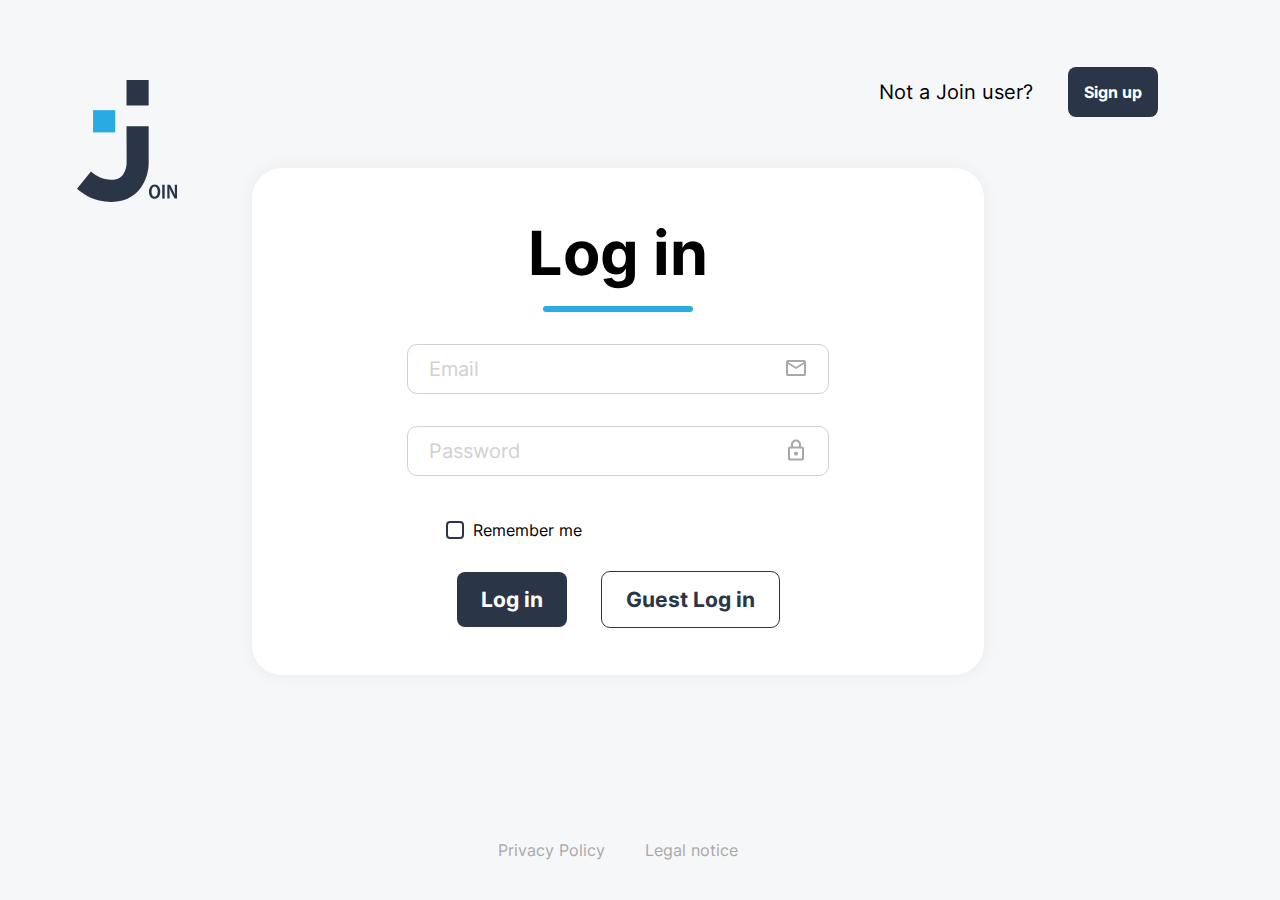
<file: index.html>
<!DOCTYPE html>
<html lang="en">
<head>
    <meta charset="UTF-8">
    <meta name="viewport" content="width=device-width, initial-scale=1.0">
    <title>Join - Login</title>
    <link rel="stylesheet" href="css/style.css" />
    <link rel="stylesheet" href="css/fonts.css">
    <link rel="stylesheet" href="css/login-signup.css" />
    <link rel="shortcut icon" href="assets/img/dark-logo.svg" type="image/x-icon" id="favicon-icon" />
    <script src="js/data.js"></script>
    <script src="js/storage.js"></script>
    <script src="js/script.js"></script>
    <script src="js/utils.js"></script>
    <script src="js/login.js"></script>
    <script src="js/signup.js"></script>
</head>
<body onload="initIndex()">
    <div id="login-overlay" class="animate-overlay"></div>
    <div id="login-content-box" class="outer-container max-width">
        <section class="login-header">
            <div id="login-logo-box">
                <img id="login-logo" class="animate-logo" src="assets/img/dark-logo.svg" alt="logo">
            </div>
            <div id="login-signup-box-header" class="login-signup-box">
                <span>Not a Join user?</span>
                <button onclick="openSignUpMenu()" class="login-button login-dark-button" id="login-sign-up-button">Sign up</button>
            </div>
        </section>

        <section id="login-field" class="login-field">
            <div class="flex-center column">
                <h2 id="login-headline">Log in</h2>
                <div id="login-seperator"></div>
            </div>
            <form onsubmit="login(); return false;">
                <div class="login-input-box">
                    <input id="login-email-input" class="input input-padding-size4 login-input" type="email" autocomplete="email" placeholder="Email" required>
                    <img class="login-input-icon" src="assets/img/mail.svg">
                    <p class="login-input-failure display-none">E-Mail not found. <button onclick="openSignUpMenu()" id="login-failure-button">Sign up now</button></p>
                </div>
                <div class="login-input-box">
                    <input id="login-password-input" class="input input-padding-size4 login-input" onfocusout="resetPasswordIcon('login-password-icon', 'login-password-input')" oninput="changePasswordIcon('login-password-icon')" type="password" autocomplete="current-password" placeholder="Password" required>
                    <img onclick="changePasswordVisibility('login-password-icon', 'login-password-input')" id="login-password-icon" class="login-input-icon" src="assets/img/lock.svg">
                    <p class="login-input-failure display-none">Oops! Wrong password. Try again.</p>
                </div>
                <div id="login-checkbox-box" class="login-checkbox-box">
                    <div class="checkbox-container" onclick="clickCheckbox('login-checkbox')">
                        <img id="login-checkbox-icon" src="./assets/img/checkbox-icon-unchecked.svg" alt="unchecked checkbox icon">
                        <input id="login-checkbox" type="checkbox">
                    </div>
                    <label for="login-checkbox">Remember me</label>
                </div>
                <div class="login-button-box">
                    <button type="submit" class="login-button login-dark-button" id="login-button">Log in</button>
                    <button onclick="login(true)" type="button" class="login-button login-light-button" id="login-as-guest-button">Guest Log in</button>
                </div>
            </form>
        </section>

        <section id="signup-feld" class="login-field display-none">
            <div class="back-button-box flex-center">
                <img id="back-to-login-button" onclick="openLogInMenu()" src="assets/img/signup-arrow-left.svg" alt="back">
            </div>
            <div class="flex-center column">
                <h2 id="login-headline">Sign up</h2>
                <div id="login-seperator"></div>
            </div>
            <form onsubmit="signup(); return false;">
                <div class="login-input-box">
                    <input id="signup-name-input" class="input input-padding-size4 login-input" type="text" pattern="^[a-zA-Z\süöäß\-]{3,}$" autocomplete="username" placeholder="Name" required title="Just use Characters and whitespace.">
                    <img id="login-password-icon" class="login-input-icon" src="assets/img/person.svg">
                </div>
                <div class="login-input-box">
                    <input id="signup-email-input" class="input input-padding-size4 login-input" type="email" autocomplete="email" placeholder="Email" required>
                    <img class="login-input-icon" src="assets/img/mail.svg">
                    <p class="login-input-failure display-none">Email already exists.</p>
                </div>
                <div class="login-input-box">
                    <input id="signup-password-input" onfocusout="resetPasswordIcon('signup-password-icon', 'signup-password-input')" class="input input-padding-size4 login-input" id="signup-password-input" type="password" oninput="changePasswordIcon('signup-password-icon')" autocomplete="new-password" placeholder="Password" required>
                    <img onclick="changePasswordVisibility('signup-password-icon', 'signup-password-input')" id="signup-password-icon" class="login-input-icon" src="assets/img/lock.svg">
                </div>
                <div class="login-input-box">
                    <input id="signup-password-confirm-input" onfocusout="resetPasswordIcon('signup-password-confirm-icon', 'signup-password-confirm-input')" class="input input-padding-size4 login-input" id="signup-password-confirm-input" type="password" oninput="changePasswordIcon('signup-password-confirm-icon')" autocomplete="new-password" placeholder="Confirm Password" required>
                    <img onclick="changePasswordVisibility('signup-password-confirm-icon', 'signup-password-confirm-input')" id="signup-password-confirm-icon" class="login-input-icon" src="./assets/img/lock.svg">
                    <p class="login-input-failure display-none">Oops! Your passwords do not match.</p>
                </div>
                <div id="signup-checkbox-box" class="login-checkbox-box">
                    <div class="checkbox-container" onclick="clickCheckbox('signup-checkbox')">
                        <input id="signup-checkbox" type="checkbox" required>
                        <img id="signup-checkbox-icon" src="assets/img/checkbox-icon-unchecked.svg" alt="unchecked sign-up checkbox icon">
                    </div>
                    <label for="signup-checkbox">I accept the <a href="./privacy-policy.html">Privacy Policy</a></label>
                </div>
                <div class="login-button-box">
                    <button type="submit" class="login-button login-dark-button" id="signup-button">Sign up</button>
                </div>
            </form>
        </section>

        <div id="login-signup-box-footer" class="login-signup-box">
            <span>Not a Join user?</span>
            <button onclick="openSignUpMenu()" class="login-button login-dark-button" id="login-sign-up-button">Sign up</button>
        </div>

        <section id="login-link-box">
            <a href="privacy-policy.html">Privacy Policy</a>
            <a href="legal-notice.html">Legal notice</a>
        </section>

        <p class="signupSuccessMessage">You Signed Up successfully</p>
    </div>
</body>
</html>
</file>
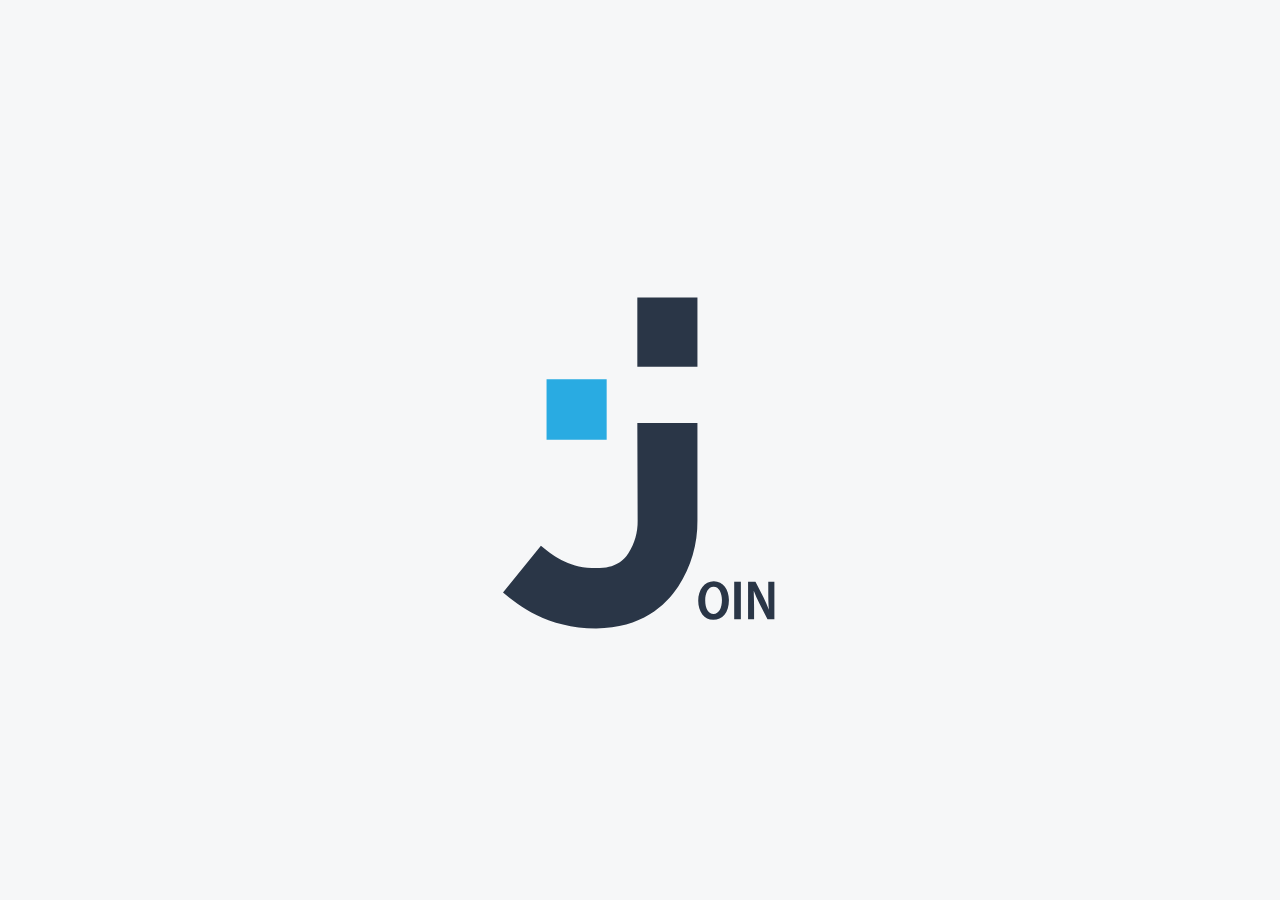
<file: add-task.html>
<!DOCTYPE html>
<html lang="en">
<head>
    <meta charset="UTF-8">
    <meta name="viewport" content="width=device-width, initial-scale=1.0">
    <title>Join - Add task</title>
    <link rel="shortcut icon" href="assets/img/dark-logo.svg" type="image/x-icon" id="favicon-icon" />
    <link rel="stylesheet" href="css/style.css">
    <link rel="stylesheet" href="css/nav.css">
    <link rel="stylesheet" href="css/header.css">
    <link rel="stylesheet" href="css/add-task.css">
    <link rel="stylesheet" href="css/fonts.css">
    <link rel="stylesheet" href="css/board.css">
    <link rel="stylesheet" href="css/board-part2-responsive.css">
    <link rel="stylesheet" href="css/add-task-responsive.css">
    <link rel="stylesheet" href="css/priority-buttons.css">
    <script src="js/storage.js"></script>
    <script src="js/data.js"></script>
    <script src="js/script.js"></script>
    <script src="js/utils.js"></script>
    <script src="js/addtask.js"></script>
    <script src="js/edit-add-task-templates.js"></script>
    <script src="js/board.js"></script>
    <script src="js/popups.js"></script>
    <script src="js/subtasks.js"></script>
    <script src="js/search.js"></script>
</head>
<body class="mobile-landscape-overlay" onload="initAddTask()">
    <div id="mobile-landscape-overlay">
        <p>Please turn your device...</p>
    </div>
    <div class="outer-container position-relative mobile-landscape-outer-container" onclick="closeAssignedToList()">
        <p class="success-message">Task successfully created <img src="assets/img/board-icon.svg" alt="board icon"></p>
        <nav id="mobile-menu"  w3-include-html="assets/templates/mobile-menu.html"></nav>
        <nav id="desktop-menu" w3-include-html="assets/templates/desktop-menu.html"></nav>
        <div id="main">
            <header w3-include-html="assets/templates/header.html"></header>
            <section class="content-container">
                <div w3-include-html="assets/templates/add-task-template.html"></div>
            </section>            
        </div>
    </div>
</body>
</html>
</file>
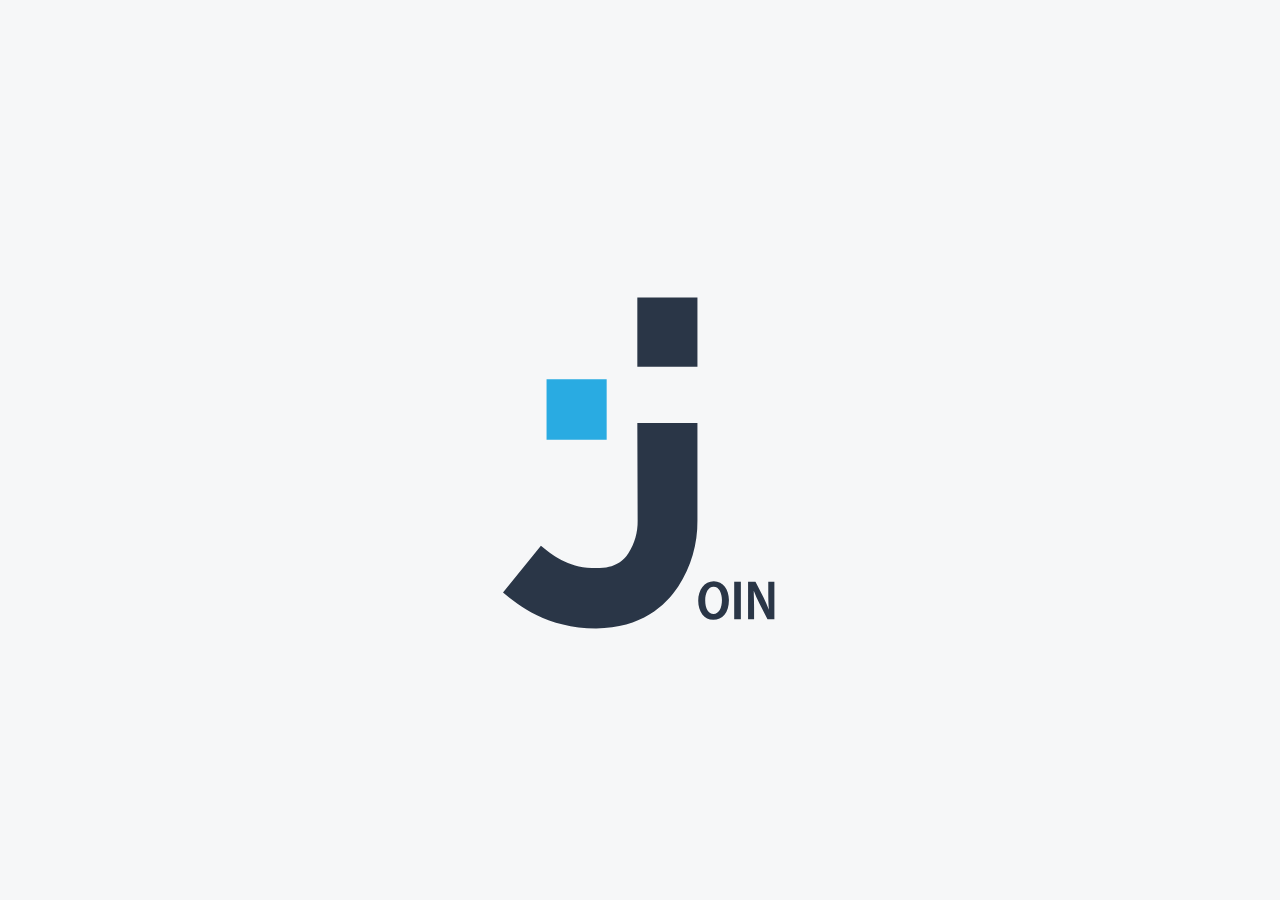
<file: board.html>
<!DOCTYPE html>
<html lang="en">
<head>
    <meta charset="UTF-8">
    <meta name="viewport" content="width=device-width, initial-scale=1.0">
    <title>Join - Board</title>
    <link rel="shortcut icon" href="assets/img/dark-logo.svg" type="image/x-icon" id="favicon-icon" />
    <link rel="stylesheet" href="css/style.css">
    <link rel="stylesheet" href="css/nav.css">
    <link rel="stylesheet" href="css/header.css">
    <link rel="stylesheet" href="css/fonts.css">
    <link rel="stylesheet" href="css/add-task-popup.css">
    <link rel="stylesheet" href="css/add-task.css">
    <link rel="stylesheet" href="css/add-task-responsive.css">
    <link rel="stylesheet" href="css/board.css">
    <link rel="stylesheet" href="css/board-part2-responsive.css">
    <link rel="stylesheet" href="css/priority-buttons.css">
    <script src="js/script.js"></script>
    <script src="js/utils.js"></script>
    <script src="js/data.js"></script>
    <script src="js/storage.js"></script>
    <script src="js/edit-add-task-templates.js"></script>
    <script src="js/board-templates.js"></script>
    <script src="js/board.js"></script>
    <script src="js/popups.js"></script>
    <script src="js/subtasks.js"></script>
    <script src="js/addtask.js"></script>
    <script src="js/edittask.js"></script>
    <script src="js/search.js"></script>
</head>
<body class="mobile-landscape-overlay" onload="initBoard()">
    <div id="mobile-landscape-overlay">
        <p>Please turn your device...</p>
    </div>
    <div class="outer-container mobile-landscape-outer-container">
        <nav id="mobile-menu" w3-include-html="assets/templates/mobile-menu.html"></nav>
        <nav id="desktop-menu" w3-include-html="assets/templates/desktop-menu.html"></nav>
        <div id="pop-up-container" class="pop-up-container" onclick="removePopups()">
            <div id="add-task-pop-up" class="add-task-pop-up pop-up" onclick="closeAssignedToList() | doNotClose(event)">
                <div class="add-task-pop-up-wrapper">
                    <div w3-include-html="assets/templates/add-task-template.html"></div>
                    <img class="close-pop-up-icon close-add-task-pop-up-icon" src="assets/img/close-pop-up-icon.svg" alt="close pop-up icon" onclick="removeAddTaskPopup()">
                </div>
            </div>
            <div id="open-task-pop-up" class="medium-pop-up pop-up" onclick="doNotClose(event)"></div>
            <div id="move-task-pop-up" class="medium-pop-up pop-up" onclick="doNotClose(event)">
                <div class="move-task-pop-up-header">
                    <h2>Move Task</h2>
                    <img class="close-pop-up-icon" src="assets/img/close-pop-up-icon.svg" alt="close pop-up icon" onclick="removePopup('move-task-pop-up')">
                </div>
                <button class="button dark-button button-padding-size1" onclick="moveTaskFromPopup('To do')">To "To do"</button>
                <button class="button dark-button button-padding-size1" onclick="moveTaskFromPopup('In progress')">To "In progress"</button>
                <button class="button dark-button button-padding-size1" onclick="moveTaskFromPopup('Await feedback')">To "Await feedback"</button>
                <button class="button dark-button button-padding-size1" onclick="moveTaskFromPopup('Done')">To "Done"</button>
            </div>
        </div>
        <div id="main">
            <header w3-include-html="assets/templates/header.html"></header>
                <div class="board-top-container">
                    <div class="page-heading-and-mobile-button-container">
                        <h2>Board</h2>
                        <button class="button dark-button button-padding-size4 add-task-button-tablet" onclick="openAddTaskPopup('To do')">Add task <img class="button dark-button-icon" src="assets/img/add.svg" alt="add-icon"></button>
                        <div class="button dark-button large-board-add-task-button-mobile-container" onclick="openAddTaskPopup('To do')">
                            <img class="large-board-add-task-button-mobile" src="assets/img/large-board-add-task-button-mobile.svg" alt="add-task button">
                        </div>
                    </div>
                    <div class="board-actions-container">
                        <div class="board-search-input-container">
                            <form onsubmit="return false">
                                <input id="board-search-input" class="input input-padding-size3 input-padding-icon" type="text" placeholder="Find Task" maxlength="32" oninput="searchTasks()">
                            </form>
                            <img class="input-icon" src="assets/img/search-icon.svg" alt="search icon">
                        </div>
                        <button class="button dark-button button-padding-size4 add-task-button-desktop" onclick="openAddTaskPopup('To do')">Add task <img class="button dark-button-icon" src="assets/img/add.svg" alt="add-icon"></button>
                    </div>
                    <div id="board-column-headers-container-desktop" class="board-columns-container">
                        <div class="board-column">
                            <div class="board-column-header">
                                <h3 class="board-column-heading-desktop">To do</h3>
                                <img class="cursor-pointer" src="assets/img/small-board-add-task-button.svg" alt="add-task button" onclick="openAddTaskPopup('To do')">
                            </div>
                        </div>
                        <div class="board-column">
                            <div class="board-column-header">
                                <h3 class="board-column-heading-desktop">In progress</h3>
                                <img class="cursor-pointer" src="assets/img/small-board-add-task-button.svg" alt="add-task button" onclick="openAddTaskPopup('In progress')">
                            </div>
                        </div>
                        <div class="board-column">
                            <div class="board-column-header">
                                <h3 class="board-column-heading-desktop">Await feedback</h3>
                                <img class="cursor-pointer" src="assets/img/small-board-add-task-button.svg" alt="add-task button" onclick="openAddTaskPopup('Await feedback')">
                            </div>
                        </div>
                        <div class="board-column">
                            <div class="board-column-header">
                                <h3 class="board-column-heading-desktop">Done</h3>
                                <img class="cursor-pointer" src="assets/img/small-board-add-task-button.svg" alt="add-task button" onclick="openAddTaskPopup('Done')">
                            </div>
                        </div>
                    </div>
                </div>
                <div id="no-results">Keine Treffer gefunden</div>
                <div id="board-columns-container" class="board-columns-container">
                    <div class="board-column">
                        <div class="board-column-header board-column-header-mobile">
                            <h3 class="board-column-heading-mobile">To do</h3>
                            <img class="cursor-pointer" src="assets/img/small-board-add-task-button-mobile.svg" alt="add-task button" onclick="openAddTaskPopup('To do')">
                        </div>
                        <div id="to-do" class="board-column-tasks-container" ondrop="dropTaskInArea('to-do', 'To do')" ondragover="allowTaskDrop(event); highlightArea('to-do')" ondragleave="stopHighlightingArea('to-do')"></div>
                    </div>
                    <div class="board-column">
                        <div class="board-column-header board-column-header-mobile">
                            <h3 class="board-column-heading-mobile">In progress</h3>
                            <img class="cursor-pointer" src="assets/img/small-board-add-task-button-mobile.svg" alt="add-task button" onclick="openAddTaskPopup('In progress')">
                        </div>
                        <div id="in-progress" class="board-column-tasks-container" ondrop="dropTaskInArea('in-progress', 'In progress')" ondragover="allowTaskDrop(event); highlightArea('in-progress')" ondragleave="stopHighlightingArea('in-progress')"></div>
                    </div>
                    <div class="board-column">
                        <div class="board-column-header board-column-header-mobile">
                            <h3 class="board-column-heading-mobile">Await feedback</h3>
                            <img class="cursor-pointer" src="assets/img/small-board-add-task-button-mobile.svg" alt="add-task button" onclick="openAddTaskPopup('Await feedback')">
                        </div>
                        <div id="await-feedback" class="board-column-tasks-container" ondrop="dropTaskInArea('await-feedback', 'Await feedback')" ondragover="allowTaskDrop(event); highlightArea('await-feedback')" ondragleave="stopHighlightingArea('await-feedback')"></div>
                    </div>
                    <div class="board-column">
                        <div class="board-column-header board-column-header-mobile">
                            <h3 class="board-column-heading-mobile">Done</h3>
                            <img class="cursor-pointer" src="assets/img/small-board-add-task-button-mobile.svg" alt="add-task button" onclick="openAddTaskPopup('Done')">
                        </div>
                        <div id="done" class="board-column-tasks-container" ondrop="dropTaskInArea('done', 'Done')" ondragover="allowTaskDrop(event); highlightArea('done')" ondragleave="stopHighlightingArea('done')"></div>
                    </div>
                </div>
        </div>
    </div>
</body>
</html>
</file>
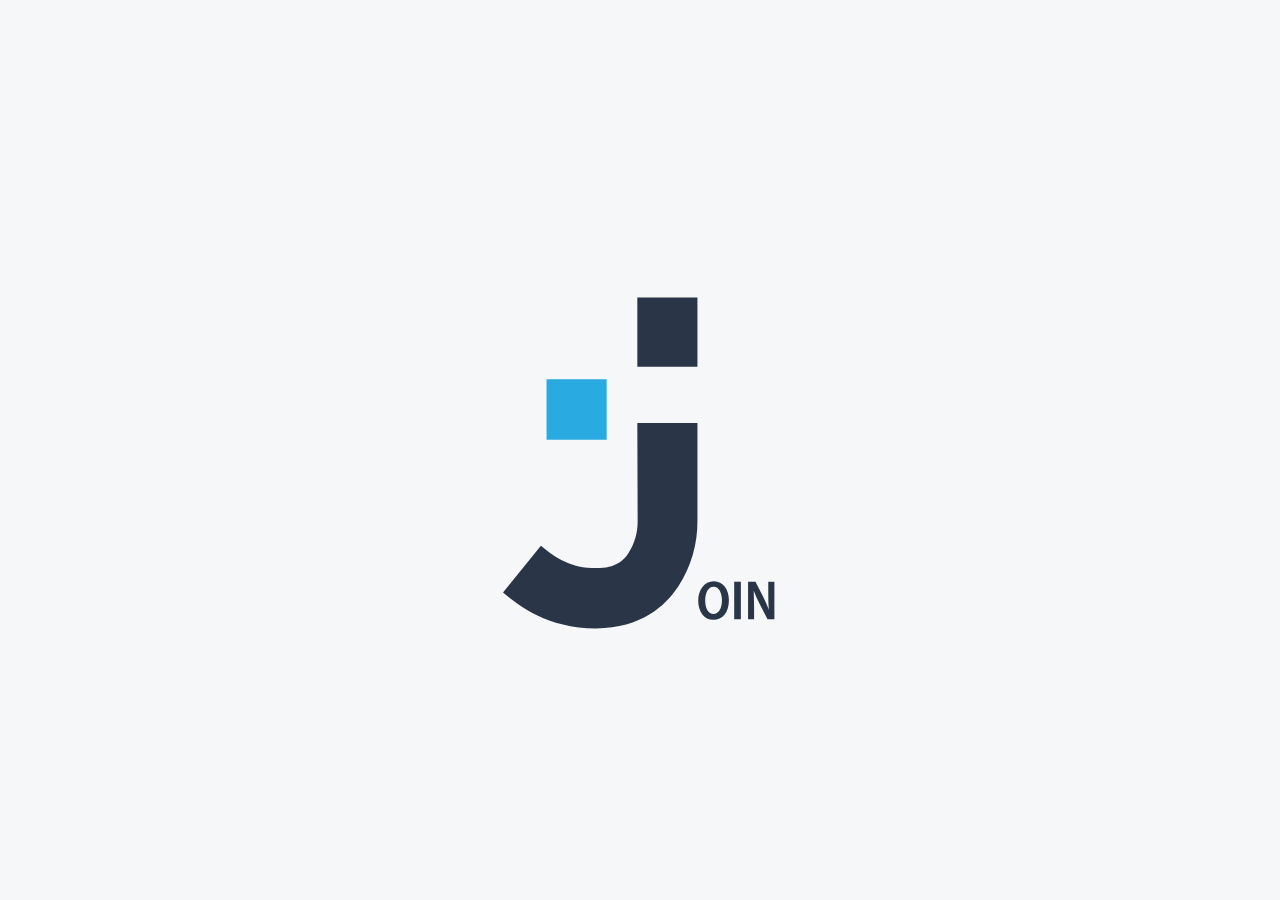
<file: contacts.html>
<!DOCTYPE html>
<html lang="en">
<head>
    <meta charset="UTF-8">
    <meta name="viewport" content="width=device-width, initial-scale=1.0">
    <title>Join - Contacts</title>
    <link rel="shortcut icon" href="assets/img/dark-logo.svg" type="image/x-icon" id="favicon-icon" />
    <link rel="stylesheet" href="css/style.css">
    <link rel="stylesheet" href="css/nav.css">
    <link rel="stylesheet" href="css/header.css">
    <link rel="stylesheet" href="css/fonts.css">
    <link rel="stylesheet" href="css/summary.css">
    <link rel="stylesheet" href="css/board.css">
    <link rel="stylesheet" href="css/board-part2-responsive.css">
    <link rel="stylesheet" href="css/contacts.css">
    <link rel="stylesheet" href="css/contacts-responsive.css">
    <script src="js/storage.js"></script>
    <script src="js/script.js"></script>
    <script src="js/utils.js"></script>
    <script src="js/data.js"></script>
    <script src="js/contacts-templates.js"></script>
    <script src="js/board.js"></script>
    <script src="js/popups.js"></script>
    <script src="js/subtasks.js"></script>
    <script src="js/contacts.js"></script>
    <script src="js/utils.js"></script>
</head>
<body class="mobile-landscape-overlay" onload="initContacts()">
    <div id="mobile-landscape-overlay">
        <p>Please turn your device...</p>
    </div>
    <div class="outer-container position-relative mobile-landscape-outer-container">
        <p class="success-message">Contact successfully created</p>
        <nav id="mobile-menu" w3-include-html="assets/templates/mobile-menu.html"></nav>
        <nav id="desktop-menu" w3-include-html="assets/templates/desktop-menu.html"></nav>
        <div id="pop-up-container" class="pop-up-container" onclick="removePopups()">
            <div id="edit-add-contact-pop-up" class="pop-up very-large-pop-up" onclick="doNotClose(event)"></div>
        </div>
        <div id="main">
            <header w3-include-html="assets/templates/header.html"></header>
            <div class="contacts-content-container">
                    <a id="back-link" href="./contacts.html"><img src="./assets/img/signup-arrow-left.svg" alt="back"></a>
                <div class="contacts-left-side">
                    <div class="add-contact-button-container">
                        <button class="button dark-button button-padding-size1 add-contact-button" onclick="openAddContactPopup()">Add new contact<img src="assets/img/add-contact-icon.svg" alt="add contact icon"></button>
                    </div>
                    <div id="contact-list"></div>
                </div>
                <div class="contacts-right-side content-container">
                    <div class="contacts-header">
                        <h2>Contacts</h2>
                        <span class="contacts-header-separator-horizontal">|</span>
                        <span>Better with a team</span>
                        <div class="contacts-header-separator-vertical"></div>
                    </div>
                    <div id="contact-profile"></div>
                </div>
            </div>
        </div>
        <button class="button dark-button small-round-button-mobile add-contact-button-mobile"><img src="assets/img/add-contact-icon.svg" alt="add contact icon" onclick="openAddContactPopup()"></button>
        <button id="contacts-more-button" class="button dark-button small-round-button-mobile contacts-more-button"><img src="assets/img/more-vertical.svg" alt="add contact icon" onclick=""></button>
    </div>
</body>
</html>
</file>
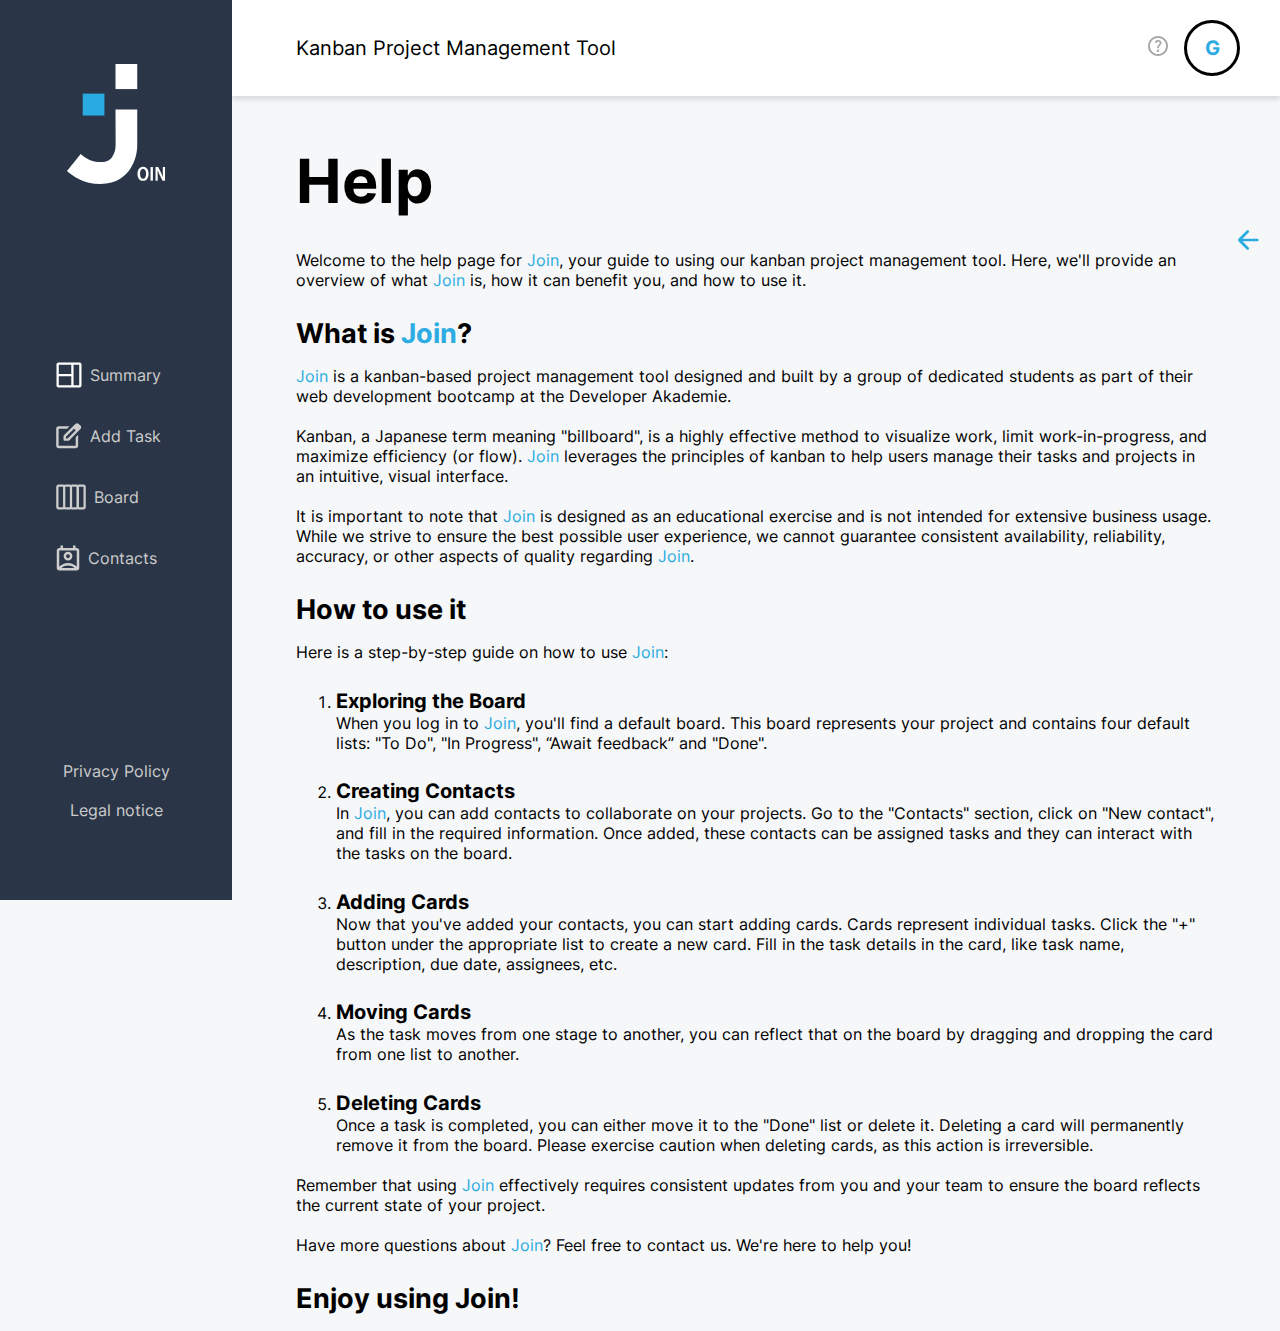
<file: help.html>
<!DOCTYPE html>
<html lang="en">
<head>
    <meta charset="UTF-8">
    <meta name="viewport" content="width=device-width, initial-scale=1.0">
    <title>Join - Help</title>
    <link rel="shortcut icon" href="assets/img/dark-logo.svg" type="image/x-icon" id="favicon-icon" />
    <link rel="stylesheet" href="css/style.css">
    <link rel="stylesheet" href="css/nav.css">
    <link rel="stylesheet" href="css/header.css">
    <link rel="stylesheet" href="css/fonts.css">
    <link rel="stylesheet" href="css/summary.css">
    <link rel="stylesheet" href="css/help-legal-notice-privacy-policy.css">
    <script src="js/storage.js"></script>
    <script src="js/script.js"></script>
    <script src="js/utils.js"></script>
    <script src="js/data.js"></script>
</head>
<body onload="init()">
    <div class="outer-container">
        <nav id="mobile-menu" w3-include-html="assets/templates/mobile-menu.html"></nav>
        <nav id="desktop-menu" w3-include-html="assets/templates/desktop-menu.html"></nav>
        <div id="main">
            <header w3-include-html="assets/templates/header.html"></header>
            <div class="content-container position-relative">
                <a id="back-link" class="help-back-link" onclick="history.back()"><img src="./assets/img/signup-arrow-left.svg" alt="back"></a>
                <h2 class="help-heading">Help</h2>
                <div class="help-content">
                    <p>Welcome to the help page for <span class="brand-name">Join</span>, your guide to using our kanban project management tool. Here, we'll provide an overview of what <span class="brand-name">Join</span> is, how it can benefit you, and how to use it.</p>
                    <h3>What is <span class="brand-name">Join</span>?</h3>
                    <p><span class="brand-name">Join</span> is a kanban-based project management tool designed and built by a group of dedicated students as part of their web development bootcamp at the Developer Akademie.</p>
                    <p>Kanban, a Japanese term meaning "billboard", is a highly effective method to visualize work, limit work-in-progress, and maximize efficiency (or flow). <span class="brand-name">Join</span> leverages the principles of kanban to help users manage their tasks and projects in an intuitive, visual interface.</p>
                    <p>It is important to note that <span class="brand-name">Join</span> is designed as an educational exercise and is not intended for extensive business usage. While we strive to ensure the best possible user experience, we cannot guarantee consistent availability, reliability, accuracy, or other aspects of quality regarding <span class="brand-name">Join</span>.</p>
                    <h3>How to use it</h3>
                    <p>Here is a step-by-step guide on how to use <span class="brand-name">Join</span>:</p>
                    <ol>
                        <li>
                            <h4>Exploring the Board</h4>
                            <p>When you log in to <span class="brand-name">Join</span>, you'll find a default board. This board represents your project and contains four default lists: "To Do", "In Progress", “Await feedback” and "Done".</p>
                        </li>
                        <li>
                            <h4>Creating Contacts</h4>
                            <p>In <span class="brand-name">Join</span>, you can add contacts to collaborate on your projects. Go to the "Contacts" section, click on "New contact", and fill in the required information. Once added, these contacts can be assigned tasks and they can interact with the tasks on the board.</p>
                        </li>
                        <li>
                            <h4>Adding Cards</h4>
                            <p>Now that you've added your contacts, you can start adding cards. Cards represent individual tasks. Click the "+" button under the appropriate list to create a new card. Fill in the task details in the card, like task name, description, due date, assignees, etc.</p>
                        </li>
                        <li>
                            <h4>Moving Cards</h4>
                            <p>As the task moves from one stage to another, you can reflect that on the board by dragging and dropping the card from one list to another.</p>
                        </li>
                        <li>
                            <h4>Deleting Cards</h4>
                            <p>Once a task is completed, you can either move it to the "Done" list or delete it. Deleting a card will permanently remove it from the board. Please exercise caution when deleting cards, as this action is irreversible.</p>
                        </li>
                    </ol>
                    <p>Remember that using <span class="brand-name">Join</span> effectively requires consistent updates from you and your team to ensure the board reflects the current state of your project.</p>
                    <p>Have more questions about <span class="brand-name">Join</span>? Feel free to contact us. We're here to help you!</p>
                    <h3>Enjoy using Join!</h3>
                </div>
            </div>
        </div>
    </div>
</body>
</html>
</file>
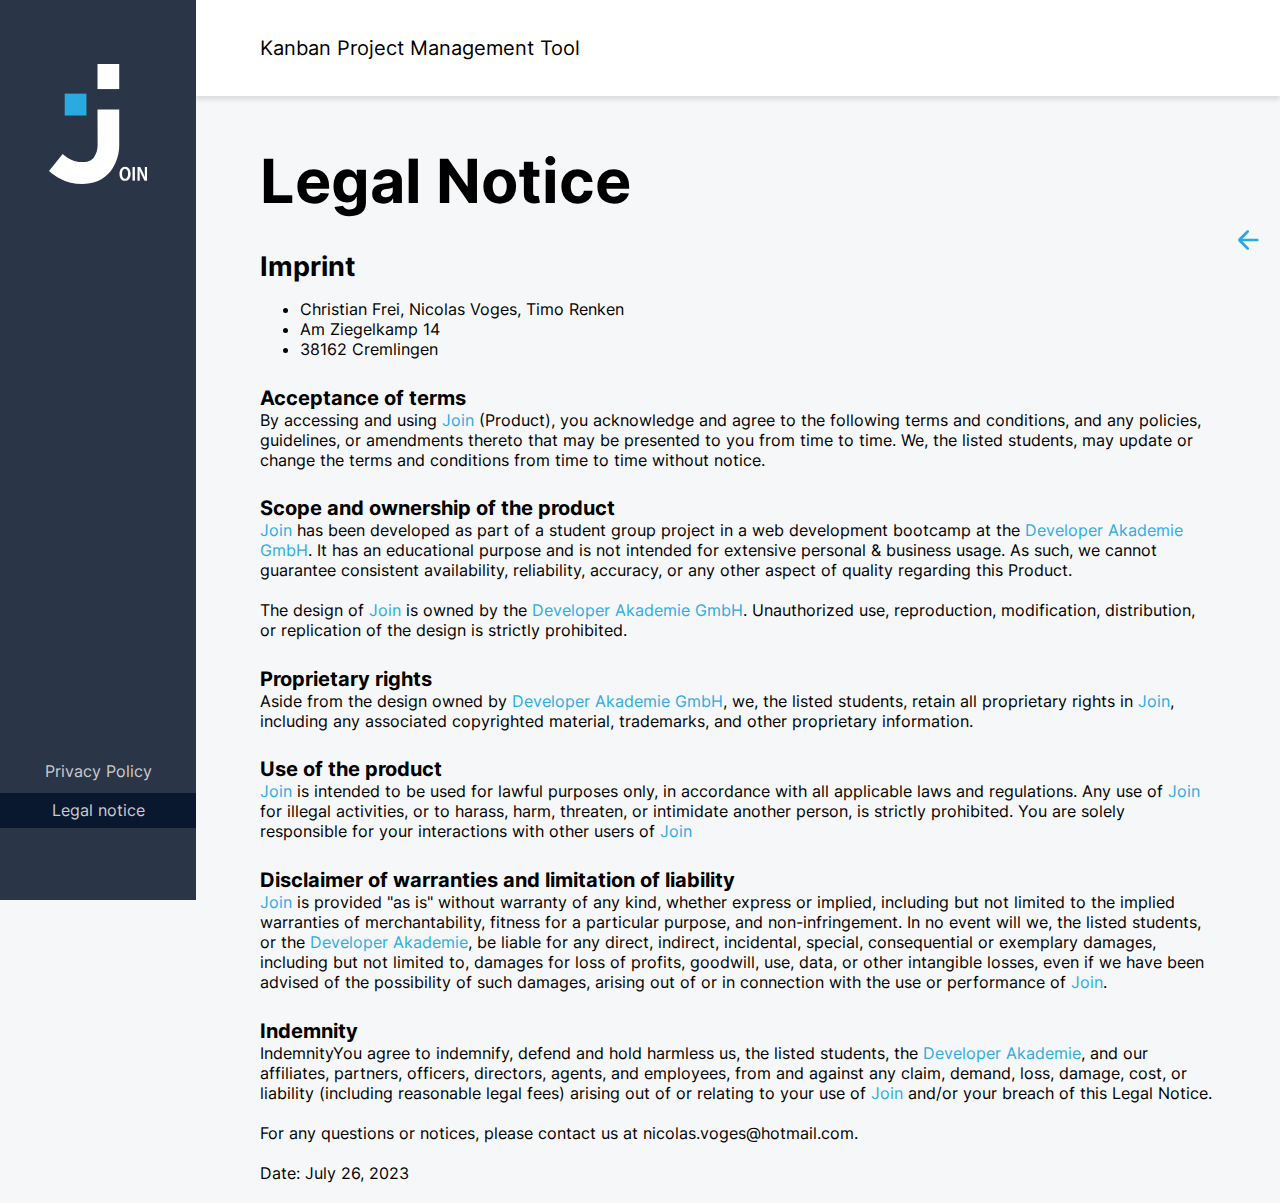
<file: legal-notice.html>
<!DOCTYPE html>
<html lang="en">
<head>
    <meta charset="UTF-8">
    <meta name="viewport" content="width=device-width, initial-scale=1.0">
    <title>Join - Legal notice</title>
    <link rel="shortcut icon" href="assets/img/dark-logo.svg" type="image/x-icon" id="favicon-icon" />
    <link rel="stylesheet" href="css/style.css">
    <link rel="stylesheet" href="css/nav.css">
    <link rel="stylesheet" href="css/header.css">
    <link rel="stylesheet" href="css/fonts.css">
    <link rel="stylesheet" href="css/help-legal-notice-privacy-policy.css">
    <script src="js/storage.js"></script>
    <script src="js/script.js"></script>
    <script src="js/utils.js"></script>
</head>
<body onload="initNotProtectedPage()">
    <div class="outer-container position-relative">
        <nav id="mobile-menu" w3-include-html="assets/templates/mobile-menu.html"></nav>
        <nav id="desktop-menu" w3-include-html="assets/templates/desktop-menu.html"></nav>
        <div id="main">
            <header w3-include-html="assets/templates/header.html"></header>
            <div class="content-container position-relative">
                <a id="back-link" onclick="history.back()"><img src="assets/img/signup-arrow-left.svg" alt="back"></a>
                <h2>Legal Notice</h2>
                <h3>Imprint</h3>
                <ul>
                    <li>Christian Frei, Nicolas Voges, Timo Renken</li>
                    <li>Am Ziegelkamp 14</li>
                    <li>38162 Cremlingen</li>
                </ul>
                <h4>Acceptance of terms</h4>
                <p>By accessing and using <span class="brand-name">Join</span> (Product), you acknowledge and agree to the following terms and conditions, and any policies, guidelines, or amendments thereto that may be presented to you from time to time. We, the listed students, may update or change the terms and conditions from time to time without notice.</p>
                <h4>Scope and ownership of the product</h4>
                <p><span class="brand-name">Join</span> has been developed as part of a student group project in a web development bootcamp at the <span class="brand-name">Developer Akademie GmbH</span>. It has an educational purpose and is not intended for extensive personal & business usage. As such, we cannot guarantee consistent availability, reliability, accuracy, or any other aspect of quality regarding this Product.</p>
                <p>The design of <span class="brand-name">Join</span>  is owned by the <span class="brand-name">Developer Akademie GmbH</span>. Unauthorized use, reproduction, modification, distribution, or replication of the design is strictly prohibited.</p>
                <h4>Proprietary rights</h4>
                <p>Aside from the design owned by <span class="brand-name">Developer Akademie GmbH</span>, we, the listed students, retain all proprietary rights in <span class="brand-name">Join</span>, including any associated copyrighted material, trademarks, and other proprietary information.</p>
                <h4>Use of the product</h4>
                <p><span class="brand-name">Join</span> is intended to be used for lawful purposes only, in accordance with all applicable laws and regulations. Any use of <span class="brand-name">Join</span> for illegal activities, or to harass, harm, threaten, or intimidate another person, is strictly prohibited. You are solely responsible for your interactions with other users of <span class="brand-name">Join</span></p>
                <h4>Disclaimer of warranties and limitation of liability</h4>
                <p><span class="brand-name">Join</span> is provided "as is" without warranty of any kind, whether express or implied, including but not limited to the implied warranties of merchantability, fitness for a particular purpose, and non-infringement. In no event will we, the listed students, or the <span class="brand-name">Developer Akademie</span>, be liable for any direct, indirect, incidental, special, consequential or exemplary damages, including but not limited to, damages for loss of profits, goodwill, use, data, or other intangible losses, even if we have been advised of the possibility of such damages, arising out of or in connection with the use or performance of <span class="brand-name">Join</span>.</p>
                <h4>Indemnity</h4>
                <p>IndemnityYou agree to indemnify, defend and hold harmless us, the listed students, the <span class="brand-name">Developer Akademie</span>, and our affiliates, partners, officers, directors, agents, and employees, from and against any claim, demand, loss, damage, cost, or liability (including reasonable legal fees) arising out of or relating to your use of <span class="brand-name">Join</span> and/or your breach of this Legal Notice.</p>
                <p>For any questions or notices, please contact us at nicolas.voges@hotmail.com.</p>
                <p>Date: July 26, 2023</p>
            </div>
        </div>
    </div>
</body>
</html>
</file>
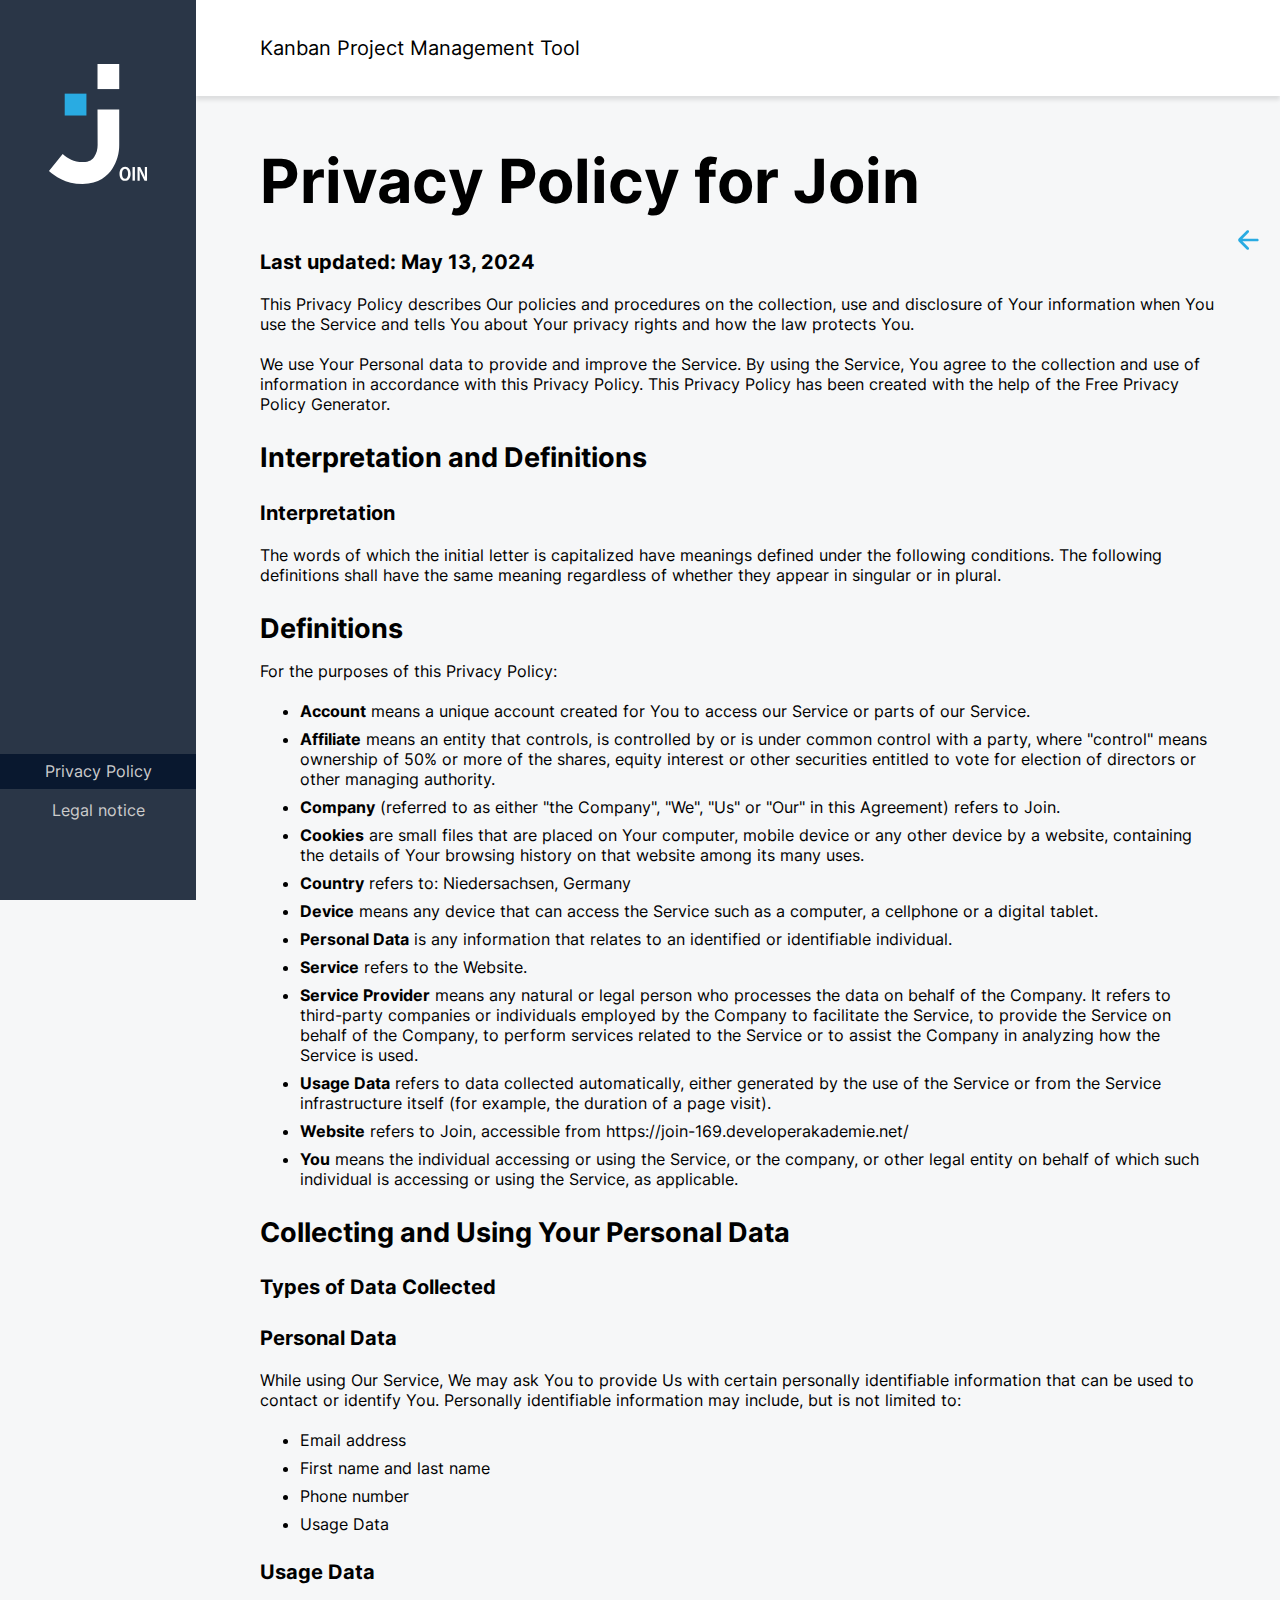
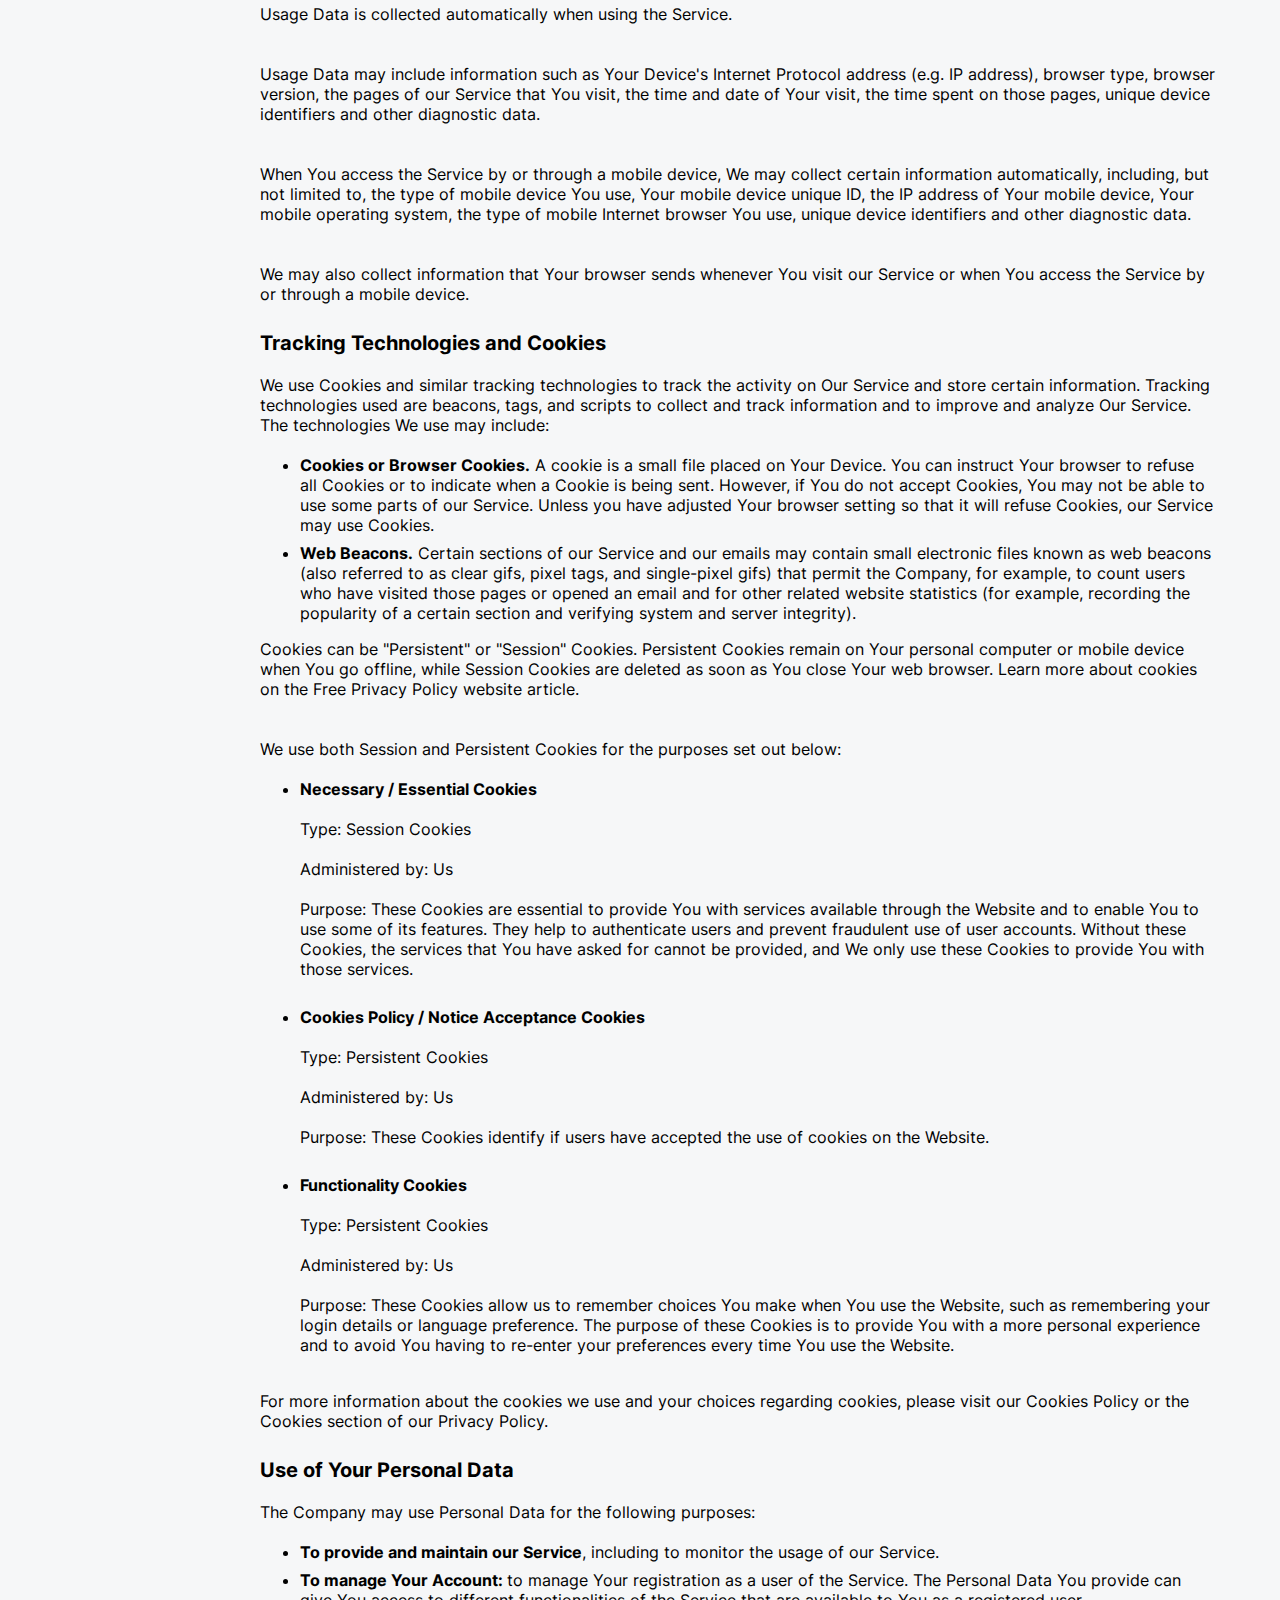
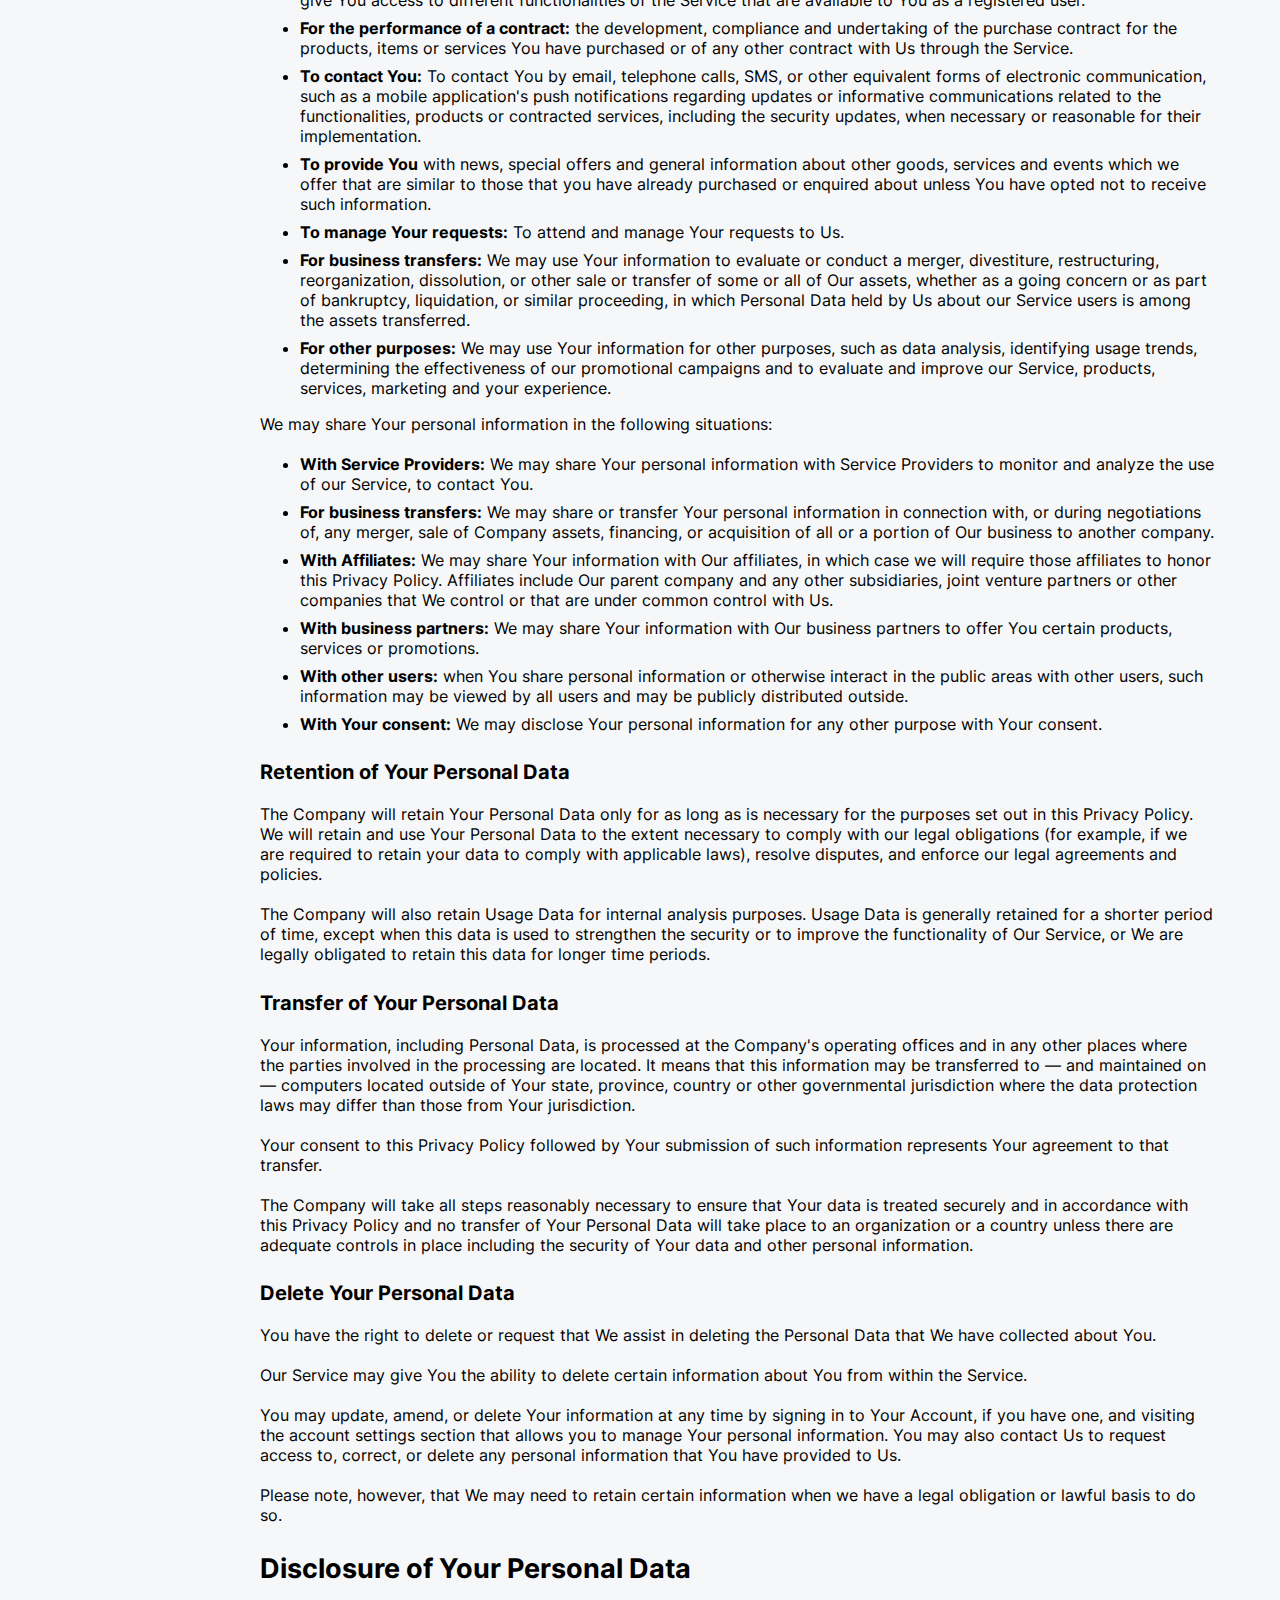
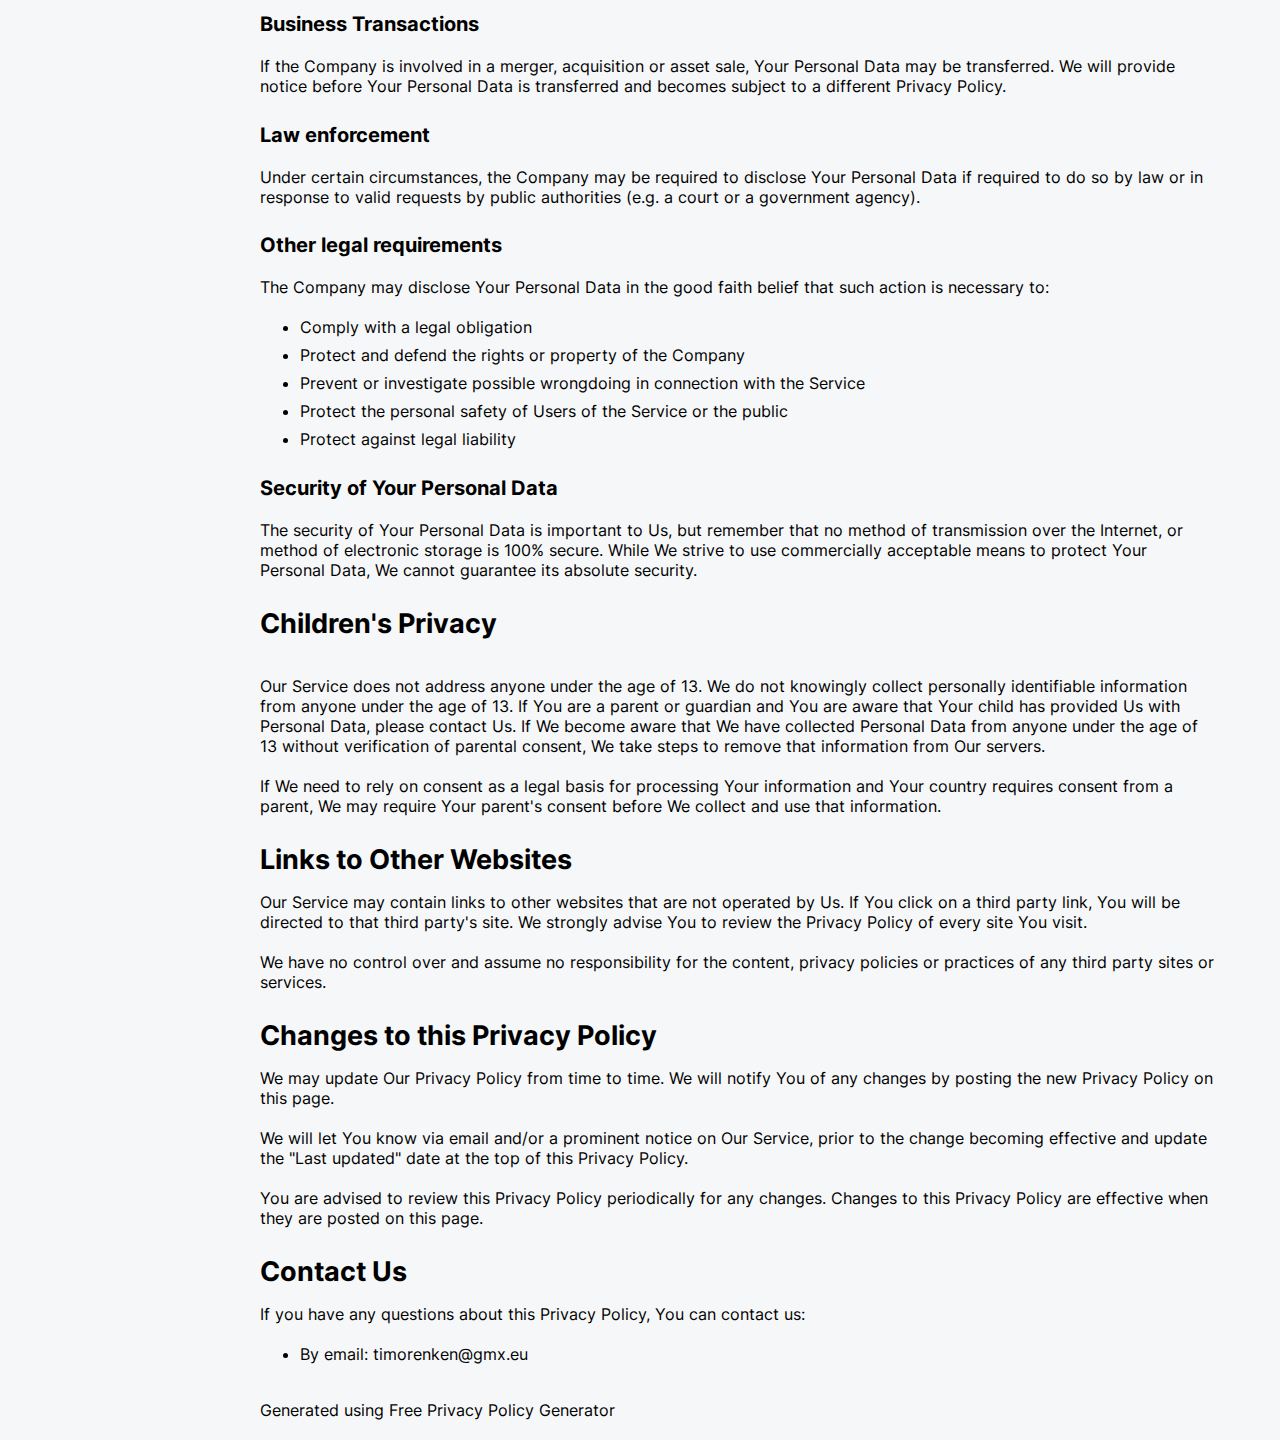
<file: privacy-policy.html>
<!DOCTYPE html>
<html lang="en">

<head>
    <meta charset="UTF-8">
    <meta name="viewport" content="width=device-width, initial-scale=1.0">
    <title>Join - Privacy Policy</title>
    <link rel="shortcut icon" href="assets/img/dark-logo.svg" type="image/x-icon" id="favicon-icon" />
    <link rel="stylesheet" href="css/style.css">
    <link rel="stylesheet" href="css/nav.css">
    <link rel="stylesheet" href="css/header.css">
    <link rel="stylesheet" href="css/fonts.css">
    <link rel="stylesheet" href="css/help-legal-notice-privacy-policy.css">
    <script src="js/storage.js"></script>
    <script src="js/script.js"></script>
    <script src="js/utils.js"></script>
</head>

<body onload="initNotProtectedPage()">
    <div class="outer-container">
        <nav id="mobile-menu" w3-include-html="assets/templates/mobile-menu.html"></nav>
        <nav id="desktop-menu" w3-include-html="assets/templates/desktop-menu.html"></nav>
        <div id="main">
            <header w3-include-html="assets/templates/header.html"></header>
            <div class="content-container position-relative">
                <a id="back-link" onclick="history.back()"><img src="assets/img/signup-arrow-left.svg" alt="back"></a>
                <h2>Privacy Policy for Join</h2>

                <h4>Last updated: May 13, 2024</h4>
                <br>
                <p>This Privacy Policy describes Our policies and procedures on the collection, use and disclosure of
                    Your
                    information when You use the Service and tells You about Your privacy rights and how the law
                    protects
                    You.
                </p>
                <p>We use Your Personal data to provide and improve the Service. By using the Service, You agree to the
                    collection and use of information in accordance with this Privacy Policy. This Privacy Policy has
                    been
                    created with the help of the Free Privacy Policy Generator.
                </p>

                <h3>Interpretation and Definitions</h3>

                <h4>Interpretation</h4>
                <br>
                <p> The words of which the initial letter is capitalized have meanings defined under the following
                    conditions. The following definitions shall have the same meaning regardless of whether they appear
                    in
                    singular or in plural.
                </p>

                <h3>Definitions</h3>

                <p>For the purposes of this Privacy Policy:</p>

                <ul class="privacy-policy-list">
                    <li><b>Account</b> means a unique account created for You to access our Service or parts of our
                        Service.
                    </li>
                    <li><b>Affiliate</b> means an entity that controls, is controlled by or is under common control with
                        a
                        party, where
                        "control" means ownership of 50% or more of the shares, equity interest or other securities
                        entitled to
                        vote for election of directors or other managing authority.
                    </li>
                    <li><b>Company</b> (referred to as either "the Company", "We", "Us" or "Our" in this Agreement)
                        refers to
                        Join.</li>
                    <li>
                        <b>Cookies</b> are small files that are placed on Your computer, mobile device or any other
                        device by a
                        website, containing the details of Your browsing history on that website among its many uses.
                    </li>
                    <li><b>Country</b> refers to: Niedersachsen, Germany</li>
                    <li><b>Device</b> means any device that can access the Service such as a computer, a cellphone or a
                        digital
                        tablet.</li>
                    <li><b>Personal Data</b> is any information that relates to an identified or identifiable
                        individual.</li>
                    <li><b>Service</b> refers to the Website.</li>
                    <li><b>Service Provider</b> means any natural or legal person who processes the data on behalf of
                        the
                        Company. It
                        refers to third-party companies or individuals employed by the Company to facilitate the
                        Service, to
                        provide the Service on behalf of the Company, to perform services related to the Service or to
                        assist
                        the Company in analyzing how the Service is used.
                    </li>
                    <li>
                        <b>Usage Data</b> refers to data collected automatically, either generated by the use of the
                        Service or
                        from
                        the Service infrastructure itself (for example, the duration of a page visit).
                    </li>
                    <li><b>Website</b> refers to Join, accessible from https://join-169.developerakademie.net/</li>
                    <li><b>You</b> means the individual accessing or using the Service, or the company, or other legal
                        entity
                        on behalf
                        of which such individual is accessing or using the Service, as applicable.
                    </li>
                </ul>

                <h3>Collecting and Using Your Personal Data</h3>

                <h4>Types of Data Collected</h4>

                <h4>Personal Data</h4>
                <br>
                <p>
                    While using Our Service, We may ask You to provide Us with certain personally identifiable
                    information
                    that can be used to contact or identify You. Personally identifiable information may include, but is
                    not
                    limited to:
                </p>
                <ul class="privacy-policy-list">
                    <li> Email address</li>
                    <li>First name and last name</li>
                    <li>Phone number</li>
                    <li>Usage Data</li>
                </ul>

                <h4>Usage Data</h4>
                <br>
                <p> Usage Data is collected automatically when using the Service.</p>
                <br>
                <p> Usage Data may include information such as Your Device's Internet Protocol address (e.g. IP address),
                    browser type, browser version, the pages of our Service that You visit, the time and date of Your
                    visit,
                    the time spent on those pages, unique device identifiers and other diagnostic data.
                </p>
                <br>
                <p> When You access the Service by or through a mobile device, We may collect certain information
                    automatically, including, but not limited to, the type of mobile device You use, Your mobile device
                    unique ID, the IP address of Your mobile device, Your mobile operating system, the type of mobile
                    Internet browser You use, unique device identifiers and other diagnostic data.</p>
                <br>
                <p>We may also collect information that Your browser sends whenever You visit our Service or when You
                    access the Service by or through a mobile device.</p>

                <h4>Tracking Technologies and Cookies</h4>
                <br>
                <p>
                    We use Cookies and similar tracking technologies to track the activity on Our Service and store
                    certain information. Tracking technologies used are beacons, tags, and scripts to collect and track
                    information and to improve and analyze Our Service. The technologies We use may include:
                </p>

                <ul class="privacy-policy-list">
                    <li> <b>Cookies or Browser Cookies.</b> A cookie is a small file placed on Your Device. You can
                        instruct
                        Your
                        browser to refuse all Cookies or to indicate when a Cookie is being sent. However, if You do not
                        accept
                        Cookies, You may not be able to use some parts of our Service. Unless you have adjusted Your
                        browser
                        setting so that it will refuse Cookies, our Service may use Cookies.
                    </li>
                    <li>
                        <b>Web Beacons.</b> Certain sections of our Service and our emails may contain small electronic
                        files
                        known as
                        web beacons (also referred to as clear gifs, pixel tags, and single-pixel gifs) that permit the
                        Company,
                        for example, to count users who have visited those pages or opened an email and for other
                        related
                        website statistics (for example, recording the popularity of a certain section and verifying
                        system and
                        server integrity).
                    </li>
                </ul>

                <p>
                    Cookies can be "Persistent" or "Session" Cookies. Persistent Cookies remain on Your personal
                    computer or
                    mobile device when You go offline, while Session Cookies are deleted as soon as You close Your web
                    browser. Learn more about cookies on the Free Privacy Policy website article.
                </p>

                <br>
                <p>We use both Session and Persistent Cookies for the purposes set out below:</p>

                <ul class="privacy-policy-list">
                    <li>
                        <b>Necessary / Essential Cookies</b>
                        <br>
                        <br>
                        <p>Type: Session Cookies</p>
                        <p>Administered by: Us</p>
                        <p>
                            Purpose: These Cookies are essential to provide You with services available through the
                            Website and to
                            enable You to use some of its features. They help to authenticate users and prevent
                            fraudulent use of
                            user accounts. Without these Cookies, the services that You have asked for cannot be
                            provided, and We
                            only use these Cookies to provide You with those services.
                        </p>
                    </li>
                    <li>
                        <b>Cookies Policy / Notice Acceptance Cookies</b>
                        <br>
                        <br>
                        <p>Type: Persistent Cookies</p>
                        <p>Administered by: Us</p>
                        <p>Purpose: These Cookies identify if users have accepted the use of cookies on the Website.</p>
                    </li>
                    <li>
                        <b>Functionality Cookies</b>
                        <br>
                        <br>
                        <p>Type: Persistent Cookies</p>
                        <p>Administered by: Us</p>
                        <p>
                            Purpose: These Cookies allow us to remember choices You make when You use the Website, such
                            as
                            remembering your login details or language preference. The purpose of these Cookies is to
                            provide You with a more personal experience and to avoid You having to re-enter your
                            preferences every
                            time You use the Website.
                        </p>
                    </li>
                </ul>

                <p>
                    For more information about the cookies we use and your choices regarding cookies, please visit our
                    Cookies Policy or the Cookies section of our Privacy Policy.
                </p>

                <h4>Use of Your Personal Data</h4>
                <br>

                <p>The Company may use Personal Data for the following purposes:</p>

                <ul class="privacy-policy-list">
                    <li><b>To provide and maintain our Service</b>, including to monitor the usage of our Service.</li>
                    <li>
                        <b>To manage Your Account: </b>to manage Your registration as a user of the Service. The
                        Personal Data You
                        provide can give You access to different functionalities of the Service that are available to
                        You as a
                        registered user.
                    </li>
                    <li>
                        <b>For the performance of a contract:</b> the development, compliance and undertaking of the
                        purchase contract
                        for the products, items or services You have purchased or of any other contract with Us through
                        the Service.
                    </li>
                    <li><b>To contact You:</b> To contact You by email, telephone calls, SMS, or other equivalent forms
                        of electronic
                        communication, such as a mobile application's push notifications regarding updates or
                        informative
                        communications related to the functionalities, products or contracted services, including the
                        security
                        updates, when necessary or reasonable for their implementation.
                    </li>
                    <li>
                        <b>To provide You</b> with news, special offers and general information about other goods,
                        services and events
                        which we offer that are similar to those that you have already purchased or enquired about
                        unless You
                        have opted not to receive such information.
                    </li>
                    <li>
                        <b>To manage Your requests:</b> To attend and manage Your requests to Us.
                    </li>
                    <li>
                        <b>For business transfers:</b> We may use Your information to evaluate or conduct a merger, divestiture,
                        restructuring, reorganization, dissolution, or other sale or transfer of some or all of Our assets,
                        whether as a going concern or as part of bankruptcy, liquidation, or similar proceeding, in which
                        Personal Data held by Us about our Service users is among the assets transferred.
                    </li>
                    <li>
                        <b>For other purposes:</b> We may use Your information for other purposes, such as data
                        analysis, identifying
                        usage trends, determining the effectiveness of our promotional campaigns and to evaluate and
                        improve our
                        Service, products, services, marketing and your experience.
                    </li>
                </ul>

                <p>We may share Your personal information in the following situations:</p>

                <ul class="privacy-policy-list">
                    <li><b>With Service Providers:</b> We may share Your personal information with Service Providers to
                        monitor and
                        analyze the use of our Service, to contact You.
                    </li>
                    <li>
                        <b>For business transfers:</b> We may share or transfer Your personal information in connection with, or during
                        negotiations of, any merger, sale of Company assets, financing, or acquisition of all or a portion of
                        Our business to another company.
                    </li>
                    <li>
                        <b>With Affiliates:</b> We may share Your information with Our affiliates, in which case we will
                        require those affiliates to honor this Privacy Policy. Affiliates include Our parent company and any other
                        subsidiaries, joint venture partners or other companies that We control or that are under common control
                        with Us.
                    </li>
                    <li>
                        <b>With business partners:</b> We may share Your information with Our business partners to offer
                        You certain
                        products, services or promotions.
                    </li>
                    <li><b>With other users:</b> when You share personal information or otherwise interact in the public
                        areas with
                        other users, such information may be viewed by all users and may be publicly distributed
                        outside.
                    </li>
                    <li>
                        <b>With Your consent:</b> We may disclose Your personal information for any other purpose with
                        Your consent.
                    </li>
                </ul>

                <h4>Retention of Your Personal Data</h4>
                <br>
                <p>The Company will retain Your Personal Data only for as long as is necessary for the purposes set out in
                    this Privacy Policy. We will retain and use Your Personal Data to the extent necessary to comply with
                    our legal obligations (for example, if we are required to retain your data to comply with applicable
                    laws), resolve disputes, and enforce our legal agreements and policies.
                </p>
                <p>
                    The Company will also retain Usage Data for internal analysis purposes. Usage Data is generally
                    retained
                    for a shorter period of time, except when this data is used to strengthen the security or to improve
                    the
                    functionality of Our Service, or We are legally obligated to retain this data for longer time
                    periods.
                </p>

                <h4>Transfer of Your Personal Data</h4>
                <br>
                <p> Your information, including Personal Data, is processed at the Company's operating offices and in
                    any
                    other places where the parties involved in the processing are located. It means that this
                    information
                    may be transferred to — and maintained on — computers located outside of Your state, province,
                    country
                    or other governmental jurisdiction where the data protection laws may differ than those from Your
                    jurisdiction.
                </p>
                <p>
                    Your consent to this Privacy Policy followed by Your submission of such information represents Your
                    agreement to that transfer.
                </p>

                <p>The Company will take all steps reasonably necessary to ensure that Your data is treated securely and
                    in
                    accordance with this Privacy Policy and no transfer of Your Personal Data will take place to an
                    organization or a country unless there are adequate controls in place including the security of Your
                    data and other personal information.</p>

                <h4> Delete Your Personal Data</h4>
                <br>
                <p> You have the right to delete or request that We assist in deleting the Personal Data that We have
                    collected about You.</p>

                <p>Our Service may give You the ability to delete certain information about You from within the Service.</p>
                <p>
                    You may update, amend, or delete Your information at any time by signing in to Your Account, if you
                    have
                    one, and visiting the account settings section that allows you to manage Your personal information.
                    You
                    may also contact Us to request access to, correct, or delete any personal information that You have
                    provided to Us.
                </p>

                <p>
                    Please note, however, that We may need to retain certain information when we have a legal obligation
                    or
                    lawful basis to do so.
                </p>

                <h3>Disclosure of Your Personal Data</h3>

                <h4>Business Transactions</h4>
                <br>

                <p>If the Company is involved in a merger, acquisition or asset sale, Your Personal Data may be
                    transferred. We will provide notice before Your Personal Data is transferred and becomes subject to a
                    different Privacy Policy.
                </p>

                <h4>Law enforcement</h4>
                <br>
                <p>
                    Under certain circumstances, the Company may be required to disclose Your Personal Data if required
                    to
                    do so by law or in response to valid requests by public authorities (e.g. a court or a government
                    agency).
                </p>

                <h4>Other legal requirements</h4>
                <br>
                <p>The Company may disclose Your Personal Data in the good faith belief that such action is necessary to:</p>

                <ul class="privacy-policy-list">
                    <li>Comply with a legal obligation</li>
                    <li>Protect and defend the rights or property of the Company</li>
                    <li>Prevent or investigate possible wrongdoing in connection with the Service</li>
                    <li>Protect the personal safety of Users of the Service or the public</li>
                    <li>Protect against legal liability</li>
                </ul>

                <h4>Security of Your Personal Data</h4>
                <br>
                <p>The security of Your Personal Data is important to Us, but remember that no method of transmission over
                    the Internet, or method of electronic storage is 100% secure. While We strive to use commercially
                    acceptable means to protect Your Personal Data, We cannot guarantee its absolute security.
                </p>

                <h3>Children's Privacy</h3>
                <br>
                <p>Our Service does not address anyone under the age of 13. We do not knowingly collect personally
                    identifiable information from anyone under the age of 13. If You are a parent or guardian and You
                    are
                    aware that Your child has provided Us with Personal Data, please contact Us. If We become aware that
                    We
                    have collected Personal Data from anyone under the age of 13 without verification of parental
                    consent,
                    We take steps to remove that information from Our servers.
                </p>
                <p>
                    If We need to rely on consent as a legal basis for processing Your information and Your country
                    requires
                    consent from a parent, We may require Your parent's consent before We collect and use that
                    information.
                </p>

                <h3>Links to Other Websites</h3>

                <p>
                    Our Service may contain links to other websites that are not operated by Us. If You click on a third
                    party link, You will be directed to that third party's site. We strongly advise You to review the
                    Privacy Policy of every site You visit.
                </p>
                <p>
                    We have no control over and assume no responsibility for the content, privacy policies or practices of
                    any third party sites or services.
                </p>

                <h3>Changes to this Privacy Policy</h3>

                <p> We may update Our Privacy Policy from time to time. We will notify You of any changes by posting the new
                    Privacy Policy on this page.
                </p>
                <p>
                    We will let You know via email and/or a prominent notice on Our Service, prior to the change
                    becoming
                    effective and update the "Last updated" date at the top of this Privacy Policy.
                </p>
                <p>
                    You are advised to review this Privacy Policy periodically for any changes. Changes to this Privacy
                    Policy are effective when they are posted on this page.
                </p>

                <h3>Contact Us</h3>

                <p>If you have any questions about this Privacy Policy, You can contact us:</p>
                
                <ul class="privacy-policy-list">
                    <li>By email: timorenken@gmx.eu</li>
                </ul>
                <br>

                <p>Generated using Free Privacy Policy Generator</p>
            </div>
        </div>
    </div>
</body>

</html>
</file>
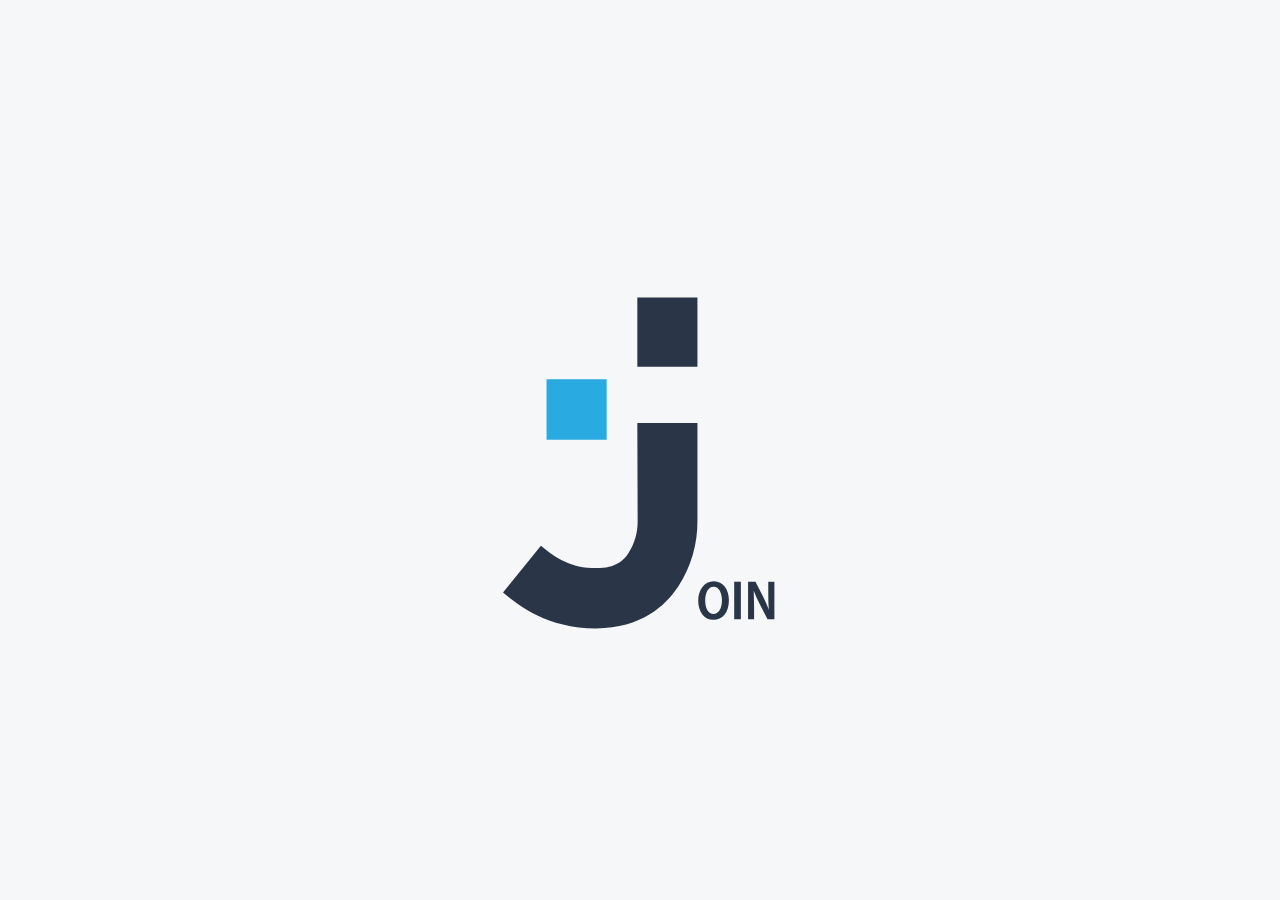
<file: summary.html>
<!DOCTYPE html>
<html lang="en">
  <head>
    <meta charset="UTF-8" />
    <meta name="viewport" content="width=device-width, initial-scale=1.0" />
    <title>Join - Summary</title>
    <link rel="shortcut icon" href="assets/img/dark-logo.svg" type="image/x-icon" id="favicon-icon" />
    <link rel="stylesheet" href="css/style.css" />
    <link rel="stylesheet" href="css/nav.css" />
    <link rel="stylesheet" href="css/header.css" />
    <link rel="stylesheet" href="css/fonts.css">
    <link rel="stylesheet" href="css/summary.css" />
    <script src="js/data.js"></script>
    <script src="js/storage.js"></script>
    <script src="js/script.js"></script>
    <script src="js/utils.js"></script>
    <script src="js/summary.js"></script>
    <script src="js/summary-greet.js"></script>
  </head>
  <body class="mobile-landscape-overlay" onload="initSummary()" onresize="checkWindowWidth()">
    <div id="mobile-landscape-overlay">
      <p>Please turn your device..</p>
    </div>
    <div id="summary-overlay"></div>
        <div class="outer-container mobile-landscape-outer-container">
        <nav
        id="mobile-menu"
        w3-include-html="assets/templates/mobile-menu.html"
      ></nav>
      <nav
        id="desktop-menu"
        w3-include-html="assets/templates/desktop-menu.html"
      ></nav>
        <div id="main">
        <header w3-include-html="assets/templates/header.html"></header>
        <div class="content-container">
          <div class="summary-header">
            <h2>Join 360</h2>
            <span class="summary-header-seperator-horizontal">|</span>
            <span>Key Metrics at a Glance</span>
            <div class="summary-header-seperator-vertical"></div>
          </div>
          <div class="summary-content">
            <div class="summary-overview-container">
              <section class="summary-overview-container-section">
                <a
                  id="summary-to-do-button"
                  class="flex-center summary-button summary-left-button"
                  href="board.html"
                >
                  <div class="summary-status-icon-box flex-center">
                    <img
                      class="summary-status-icon"
                      src="assets/img/summary-edit.svg"
                      alt=""
                    />
                  </div>
                  <div>
                    <p id="summary-to-do-amount" class="summary-amount"></p>
                    <p>To-do</p>
                  </div>
                </a>
                <a 
                  class="flex-center summary-button summary-right-button"
                  href="board.html"
                >
                  <div class="summary-status-icon-box flex-center">
                    <img
                      class="summary-status-icon hook-icon"
                      src="assets/img/summary-hook.svg"
                      alt=""
                    />
                  </div>
                  <div>
                    <p id="summary-done-amount" class="summary-amount"></p>
                    <p>Done</p>
                  </div>
                </a>
              </section>

              <a
                id="summary-priority-button"
                class="summary-overview-container-section summary-button"
                href="board.html"
                >
                <div class="flex-center summary-priority-box">
                  <div id="summary-priority-icon-box">
                    <img id="summary-priority-icon" src="" alt="">
                  </div>
                  <div>
                    <p id="summary-priority-amount" class="summary-amount"></p>
                    <p id="summary-priority-value"></p>
                  </div>
                </div>
                <div class="flex-center summary-overview-seperator"></div>
                <div class="flex-center">
                  <div class="summary-deadline">
                    <p id="summary-due-date"></p>
                    <p id="summary-due-date-text">Upcoming Deadline</p>
                  </div>
                </div>
              </a>

              <section class="summary-overview-container-section">
                <a
                  class="flex-center column no-gap summary-button summary-left-button"
                  href="board.html"
                >
                  <p id="summary-tasks-amount" class="summary-amount"></p>
                  <p>Tasks&nbsp;In<br>Board</p>
                </a>
                <a 
                  class="flex-center column no-gap summary-button"
                  href="board.html"
                >
                  <p id="summary-in-progress-amount" class="summary-amount"></p>
                  <p>Tasks&nbsp;In<br>Progress</p>
                </a>
                <a
                  class="flex-center column no-gap summary-button summary-right-button"
                  href="board.html"
                >
                  <p id="summary-await-feedback-amount" class="summary-amount"></p>
                  <p>Awaiting<br>Feedback</p>
                </a>
              </section>
            </div>
            <div id="summary-greeting-box">
              <p id="summary-greeting">Good morning<span id="summary-greeting-punctuation-mark">,</span></p>
              <p id="summary-greeting-name">Sofia Müller</p>
            </div>
          </div>
        </div>
      </div>
    </div>
  </body>
</html>
</file>
<file: css/style.css>
:root {
    --color-large-screen-background: hsl(198, 76%, 85%);
    --color-main: hsl(210, 13%, 97%);
    --color-menu: hsl(215, 26%, 22%);
    --color-menu-hover: hsl(216, 36%, 26%);
    --color-menu-active: hsl(216, 69%, 11%);
    --color-menu-font: hsl(0, 0%, 80%);
    --color-menu-font-active: hsl(0, 0%, 100%);
    --color-input-light-gray: hsl(0, 0%, 82%);
    --color-accent: hsl(198, 76%, 53%);
    --color-urgent: hsl(14, 100%, 50%);
    --color-medium: hsl(40, 100%, 50%);
    --color-red: hsl(353, 100%, 75%);
    --color-low: hsl(94, 76%, 53%);
    --color-user-story: hsl(227, 100%, 50%);
    --color-technical-task: hsl(173, 75%, 48%);
    --color-button-hover: hsl(210, 24%, 90%);
    --color-user0: hsl(29, 100%, 50%);
    --color-user1: hsl(328, 100%, 69%);
    --color-user2: hsl(250, 100%, 66%);
    --color-user3: hsl(270, 100%, 58%);
    --color-user4: hsl(191, 100%, 45%);
    --color-user5: hsl(173, 75%, 48%);
    --color-user6: hsl(8, 100%, 69%);
    --color-user7: hsl(26, 100%, 69%);
    --color-user8: hsl(299, 100%, 72%);
    --color-user9: hsl(47, 100%, 50%);
    --color-user10: hsl(227, 100%, 50%);
    --color-user11: hsl(77, 100%, 58%);
    --color-user12: hsl(53, 100%, 58%);
    --color-user13: hsl(0, 100%, 64%);
    --color-user14: hsl(41, 100%, 58%);
    --box-shadow: 0px 4px 4px 0px #0000001A;
    --padding-content-top: 110px;
    --padding-content-left: 96px;
}

.user-color0 {
    background-color: var(--color-user0);
}

.user-color1 {
    background-color: var(--color-user1);
}

.user-color2 {
    background-color: var(--color-user2);
}

.user-color3 {
    background-color: var(--color-user3);
}

.user-color4 {
    background-color: var(--color-user4);
}

.user-color5 {
    background-color: var(--color-user5);
}

.user-color6 {
    background-color: var(--color-user6);
}

.user-color7 {
    background-color: var(--color-user7);
}

.user-color8 {
    background-color: var(--color-user8);
}

.user-color9 {
    background-color: var(--color-user9);
}

.user-color10 {
    background-color: var(--color-user10);
}

.user-color11 {
    background-color: var(--color-user11);
}

.user-color12 {
    background-color: var(--color-user12);
}

.user-color13 {
    background-color: var(--color-user13);
}

.user-color14 {
    background-color: var(--color-user14);
}

.color-red {
    color: var(--color-red);
}

.background-color-gray {
    background-color: var(--color-input-light-gray);
}

* {
    box-sizing: border-box;
    font-family: "Inter", sans-serif;
}

body {
    font-size: 16px;
    margin: 0;
    background-color: var(--color-main);
}

h1 {
    font-size: 20px;
    font-weight: 400;
}

h2 {
    font-size: 61px;
    margin-block-start: 0;
    margin-block-end: 0;
}

h3 {
    font-size: 19px;
}

p {
    margin-block-start: 0;
    margin-block-end: 0;
}

.position-relative {
    position: relative;
}

.overflowX-hidden {
    overflow-x: hidden;
}

.overflowY-hidden {
    overflow-y: hidden;
}

.input {
    background-color: #FFFFFF;
    border-radius: 10px;
    border: 1px solid var(--color-input-light-gray);
    font-size: 20px;
    font-weight: 400;
    width: 100%;
}

.input:hover{
    border: 1px solid var(--color-accent) !important;
}

.input::placeholder {
    color: var(--color-input-light-gray);
    font-size: 20px;
    font-weight: 400;
}

.input:focus {
    outline: none;
    border: 1px solid var(--color-accent);
}

.input:user-invalid {
    border: 1px solid var(--color-red);
}

.input:user-valid{
    border: 1px solid var(--color-low);
}

.input-padding-size1 { 
    padding: 4px 16px;
}

.input-padding-size2 { 
    padding: 8px 16px;
}

.input-padding-size3 { 
    padding: 11px 16px;
}

.input-padding-size4 {
    padding: 12px 21px;
}

.input-padding-size5 {
    padding: 8.5px 21px;
}

.input-padding-icon {
    padding-right: 64px;
}

.input-box {
    position: relative;
    display: flex;
    align-items: center;
}

.input-icon {
    position: absolute;
    right: 21px;
    z-index: 2;
}

textarea {
    padding: 18px 16px;
}

.max-width {
    max-width: 1920px;
}

.flex-center {
    display: flex;
    justify-content: center;
    align-items: center;
    text-align: center;
}

.flex-center-center {
    display: flex;
    justify-content: center;
    align-items: center;
}

.column {
    flex-direction: column;
}

.no-gap {
    gap: 0 !important;
}

.display-none {
    display: none !important;
}

.cursor-pointer {
    cursor: pointer;
}

.outer-container {
    background-color: var(--color-main);
    margin: auto;
    display: flex;
    min-height: 100vh;
    width: 100%;
}

#main {
    width: 100%;
    overflow: auto;
}

.content-container {
    padding-top: var(--padding-content-top);
    padding-left: var(--padding-content-left);
    max-width: 1688px;
}

.button {
    border: unset;
    border-radius: 8px;
    font-size: 16px;
    font-weight: 400;
    display: flex;
    justify-content: center;
    align-items: center;
    cursor: pointer;
    gap: 4px;
}

.button:disabled {
    background-color: var(--color-input-light-gray);
}

.dark-button {
    color: #FFFFFF;
    background-color: var(--color-menu);
    font-size: 21px;
    font-weight: 700;
}

.dark-button:hover {
    background-color: var(--color-accent);
    box-shadow: 0px 4px 4px 0px #00000040;
}

.dark-button:active {
    background-color: var(--color-menu-active);
}

.light-button {
    background-color: white;
    color: var(--color-menu);
    outline: 1px solid var(--color-menu);
    border: unset;
}

.light-button:hover {
    color: var(--color-accent);
    outline: 2px solid var(--color-accent);
}

.button-padding-size0 {
    padding: 12px 0;
}

.button-padding-size1 {
    padding: 12px 16px;
}

.button-padding-size2 {
    padding: 13px 10px;
}

.button-padding-size3 {
    padding: 15px 24px;
}

.button-padding-size4 {
    padding: 8px 16px;
}

.medium-dark-button {
    border-radius: 10px;
    padding: 12px 16px;
    color: #FFFFFF;
    background-color: var(--color-menu);
    font-size: 21px;
    font-weight: 700;
    border: none;
    display: flex;
    justify-content: center;
    align-items: center;
    gap: 4px;
}

.medium-dark-button-icon {
    padding: 7px;
    height: 32px;
    width: 32px;
}

.form-label-and-input-container {
    width: 100%;
    display: flex;
    flex-direction: column;
    gap: 8px;
}

.error {
    color: var(--color-red);
    margin-bottom: -20px;
}

.initial-avatar {
    display: flex;
    justify-content: center;
    align-items: center;
    color: white;
    height: 32px;
    width: 32px;
    border-radius: 50%;
    margin-left: -8px;
    border: 1px solid #FFFFFF;
    font-size: 12px;
    line-height: 14.4px;
    font-weight: 400;
}

.initial-avatar-large {
    margin-left: 0;
    height: 42px;
    min-width: 42px;
    border: 2px solid #FFFFFF;
}

.initial-avatars-large-container {
    margin-top: 8px;
    max-width: 440px;
    display: flex;
    gap: 8px;
    flex-wrap: wrap;
}

.initial-avatar-very-large {
    margin-left: 0;
    margin-top: 67px;
    height: 120px;
    width: 120px;
    border: 3px solid #FFFFFF;
    box-shadow: 0px 0px 4px 0px hsla(0, 0%, 0%, 0.1);
    font-size: 47px;
    font-weight: 500;
}

.login-input {
    width: 422px;
    z-index: 1;
    padding-right: 48px;
}

#back-link {
    width: 32px;
    height: 32px;
    border-radius: 16px;
    cursor: pointer;
    position: absolute;
    top: 225px;
    right: 96px;
    display: flex;
    justify-content: center;
    align-items: center;
}

#back-link:hover {
    background-color: var(--color-button-hover);
}

#back-link > img {
    height: 24px;
    width: 21px;
}

.task-drop-down {
    margin-top: 8px;
}

.privacy-policy-list{
    display: flex;
    flex-direction: column;
    gap: 8px;
}

/* Scrollbar */
::-webkit-scrollbar {
    width: 10px;
    border: none;
}

::-webkit-scrollbar-track {
    border-radius: 5px;
    background: var(--color-main);
}

::-webkit-scrollbar-thumb {
    background: var(--color-menu);
    border-radius: 10px;
    cursor: grab;
}

::-webkit-scrollbar-thumb:hover {
    background: var(--color-menu-active);
    box-shadow: inset 0 0 5px grey;
}

::-webkit-scrollbar-thumb:active {
    cursor: grabbing;
    background: var(--color-accent);
}

#mobile-landscape-overlay {
    display: none;
}

.success-message {
    position: fixed;
    background-color: var(--color-menu);
    color: white;
    display: none;
    justify-content: center;
    align-items: center;
    gap: 16px;
    /* transform:translateX(65vw); */
    top: 80%;
    left: 730px;
    z-index: 5;
    padding: 25px;
    border-radius: 20px;
    font-size: 20px;
    white-space: nowrap;
    z-index: 5;
}

.animate-success-message {
    animation: move-in-and-out-horizontal 1800ms ease-in-out;
}

.priority-button {
    width: 136px;
    height: 56px;
}

@keyframes move-in-and-out-horizontal {
    0%{
        transform: translateX(65vw);
    }
    
    30%{
        transform: translateX(0);
    }

    70%{
        transform: translateX(0);
    }

    100%{
        transform: translateX(65vw);
    }
}

@keyframes move-in-and-out-vertical {
    0%{
        transform: translateY(110vh);
    }

    30%{
        transform: translateY(0);
    }

    70%{
        transform: translateY(0);
    }

    100%{
        transform: translateY(110vh);
    }
}

@keyframes fade-in {
    0%{
        transform: translateX(0);
    }

    100%{
        transform: translateX(-128px);
    }
}

@keyframes fade-out {
    0%{
        transform: translateX(-128px);
    }

    100%{
        transform: translateX(0);
    }
}

@media (prefers-color-scheme: dark) {
    #light-scheme-icon {
        display: none;
    }
}

@media (prefers-color-scheme: light) {
    #dark-scheme-icon {
        display: none;
    }
}

@media (max-width: 1439px) {
    :root {
        --padding-content-left: 64px;
        --padding-content-top: 48px;
    }
}

@media (max-width: 1280px) {
    .animate-success-message {
        animation: move-in-and-out-vertical 1800ms ease-in-out;
    }
    
    .success-message {
        transform:translateX(0);
        top: 70%;
        transform: translateY(50vh);
        left: calc(50% - 162px + 116px);
        z-index: 5;
        padding: 25px;
        border-radius: 20px;
        font-size: 20px;
        white-space: nowrap;
        z-index: 5;
        display: none;
    }
}

@media (max-width: 932px) and (max-height: 600px) and (orientation: landscape) {
    #mobile-landscape-overlay {
        display: flex;
        justify-content: center;
        align-items: center;
        text-align: center;
        position: absolute;
        top: 0;
        right: 0;
        height: 100vh;
        width: 100%;
        left: 0;
        background-color: var(--color-main);
        color: var(--color-accent);
        font-size: 60px;
        font-weight: 700;
        z-index: 999;
    }

    .mobile-landscape-overlay {
        max-height: 100vh;
        position: relative;
        overflow: hidden;
    }

    .mobile-landscape-outer-container {
        display: none;
    }
}

@media (max-width: 920px) {
    .success-message {
        left: calc(50% - 162px);
    }

    .content-container {
        padding-top: var(--padding-content-top);
        padding-left: var(--padding-content-left) !important;
        padding-right: var(--padding-content-left);
    }
}

@media (max-width: 700px) {
    :root {
        --padding-content-left: 40px;
    }

    h2 {
        font-size: 54px;
    }

    .priority-button {
        flex-direction: column-reverse;
        gap: 2px !important;
    }
}

@media (max-width: 600px) {
    h2 {
        font-size: 47px;
    }
}

@media (max-width: 500px) {
    :root {
        --padding-content-left: 16px;
    }
}

@media (max-width: 420px) {
    :root {
        --padding-content-top: 16px;
    }

    h2 {
        font-size: 42px;
    }

    .edit-task-priority-buttons-container, .priority-buttons {
        flex-direction: column;
        align-items: center;
    }

    .priority-button {
        flex-direction: row;
        gap: 8px !important;
        width: 80%;
    }
}

@media (max-width: 400px) {
    .success-message {
        scale: 0.8;
    }
}

@media (max-width: 360px) {
    h2 {
        font-size: 36px;
    }
}

@media (max-width: 300px) {
    .clear-task{
        display: none !important;
    }
}
</file>
<file: css/fonts.css>
@font-face {
    font-display: swap;
    font-family: 'Inter';
    font-style: normal;
    font-weight: 100;
    src: url('../fonts/inter-v13-latin-100.woff2') format('woff2'),
            url('../fonts/inter-v13-latin-100.ttf') format('truetype');
}

@font-face {
    font-display: swap;
    font-family: 'Inter';
    font-style: normal;
    font-weight: 200;
    src: url('../fonts/inter-v13-latin-200.woff2') format('woff2'),
            url('../fonts/inter-v13-latin-200.ttf') format('truetype');
}

@font-face {
    font-display: swap;
    font-family: 'Inter';
    font-style: normal;
    font-weight: 300;
    src: url('../fonts/inter-v13-latin-300.woff2') format('woff2'),
            url('../fonts/inter-v13-latin-300.ttf') format('truetype');
}

@font-face {
    font-display: swap;
    font-family: 'Inter';
    font-style: normal;
    font-weight: 400;
    src: url('../fonts/inter-v13-latin-regular.woff2') format('woff2'),
            url('../fonts/inter-v13-latin-regular.ttf') format('truetype');
}

@font-face {
    font-display: swap;
    font-family: 'Inter';
    font-style: normal;
    font-weight: 500;
    src: url('../fonts/inter-v13-latin-500.woff2') format('woff2'),
            url('../fonts/inter-v13-latin-500.ttf') format('truetype');
}

@font-face {
    font-display: swap;
    font-family: 'Inter';
    font-style: normal;
    font-weight: 600;
    src: url('../fonts/inter-v13-latin-600.woff2') format('woff2'),
            url('../fonts/inter-v13-latin-600.ttf') format('truetype');
}

@font-face {
    font-display: swap;
    font-family: 'Inter';
    font-style: normal;
    font-weight: 700;
    src: url('../fonts/inter-v13-latin-700.woff2') format('woff2'),
            url('../fonts/inter-v13-latin-700.ttf') format('truetype');
}

@font-face {
    font-display: swap;
    font-family: 'Inter';
    font-style: normal;
    font-weight: 800;
    src: url('../fonts/inter-v13-latin-800.woff2') format('woff2'),
            url('../fonts/inter-v13-latin-800.ttf') format('truetype');
}

@font-face {
    font-display: swap;
    font-family: 'Inter';
    font-style: normal;
    font-weight: 900;
    src: url('../fonts/inter-v13-latin-900.woff2') format('woff2'),
            url('../fonts/inter-v13-latin-900.ttf') format('truetype');
}
</file>
<file: css/nav.css>
nav a {
    color: var(--color-menu-font);
    text-decoration: none;
}

.nav-button-list a  {
    display: flex;
    align-items: center;
    gap: 8px;
    height: 46px;
    padding: 8px 56px 8px 56px;
}

.nav-button-list a:hover {
    background-color: var(--color-menu-hover);
}

.logo {
    width: 100px;
}

.nav-button-list {
    width: 232px;
    display: flex;
    flex-direction: column;
    gap: 15px;
}

.privacy-and-legal-links-container {
    display: flex;
    flex-direction: column;
    padding: 8px 0;
    width: 100%;
    gap: 4px;
}

.privacy-and-legal-links-container a {
    line-height: 19.2px;
    font-size: 16px;
    font-weight: 400;
    display: flex;
    justify-content: center;
    padding: 8px;
}

.privacy-and-legal-links-container a:hover {
    color: var(--color-accent);
    font-weight: 700;
}

.mobile-nav-button-list {
    width: 100%;
    display: flex;
    justify-content: space-around;
    align-items: center;
}

.mobile-nav-button-list a {
    display: flex;
    justify-content: center;
    align-items: center;
    flex-direction: column;
    width: 76px;
    height: 76px;
    padding: 0 15px;
    border-radius: 8px;
    gap: 4px;
}

.active {
    background-color: var(--color-menu-active);
    pointer-events: none;
}

.mobile-nav-button-list img {
    height: 22px;
}

#desktop-menu, #mobile-menu {
    color: var(--color-menu-font);
    background-color: var(--color-menu);
}

#desktop-menu {
    width: 232px;
    height: 100vh;
    display: flex;
    flex-direction: column;
    justify-content: space-between;
    align-items: center;
    padding: 64px 0;
    font-size: 16px;
    position: sticky;
    top: 0;
    z-index: 1;
}

#mobile-menu {
    display: none;
    position: fixed;
    bottom: 0;
    left: 0;
    right: 0;
    height: 80px;
    padding: 0 16px;
    z-index: 3;
}

@media (max-width: 920px) {
    #desktop-menu {
        display: none;
    }
    
    #mobile-menu {
        display: flex;
    }
}

@media (max-width: 480px) {
    .mobile-nav-button-list {
        justify-content: space-between;
    }
}

@media (max-width: 340px) {
    #mobile-menu {
        padding: 0 2px;
    }
}

@media (max-height: 680px) {
    #desktop-menu {
        padding: 32px 0;
    }
}

@media (max-height: 560px) {
    .nav-button-list {
        gap: 8px;
    }
}

@media (max-height: 520px) {
    .nav-button-list {
        gap: 4px;
    }

    .logo {
        width: 80px;
        margin-bottom: 5px;
    }

    #desktop-menu {
        padding: 24px 0;
        font-size: 14px;
    }
}

@media (max-height: 420px) {
    .nav-button-list {
        gap: 0;
    }

    .nav-button-list a {
        padding: 0px 56px;
        height: 36px;
    }

    .logo {
        width: 60px;
        margin-bottom: 5px;
    }

    .privacy-and-legal-links-container {
        gap: 0;
    }

    #desktop-menu {
        padding: 16px 0;
    }
}
</file>
<file: css/header.css>
header {
    background-color: #FFFFFF;
    height: 96px;
    padding-left: var(--padding-content-left);
    padding-right: 40px;
    box-shadow: var(--box-shadow);
    display: flex;
    align-items: center;
    font-size: 20px;
    position: relative;
    justify-content: space-between;
}

.header-img-box {
    display: flex;
    align-items: center;
    justify-content: space-between;
    gap: 16px;
}

.header-user-icon {
    height: 56px;
    width: 56px;
    border: 3px solid black;
    border-radius: 28px;
    font-size: 20px;
    color: var(--color-accent);
    font-weight: bold;
    cursor: pointer;
}

.header-user-icon:hover {
    background-color: var(--color-button-hover);
}

#header-help-icon {
    cursor: pointer;
}

#header-help-icon:hover {
    scale: 1.2;
}

#header-logo {
    display: none;
}

header nav {
    position: absolute;
    top: 96px;
    right: 24px;
    display: flex;
    flex-direction: column;
    background-color: var(--color-menu);
    border-radius: 20px;
    padding: 10px;
    font-size: 16px;
    gap: 27px;
    border-top-right-radius: unset;
    z-index: 1;
}

header nav a {
    padding: 8px 16px;
    cursor: pointer;
}

header nav a:hover {
    background-color: var(--color-menu-hover);
}

#header-nav-help-link {
    display: none;
}

@media (max-width: 750px) {
    #header-nav-help-link {
        display: block;
    }

    header nav a:hover {
        background-color: var(--color-menu);
    }

    .header-user-icon:hover {
        background-color: white;
    }

    #header-help-icon {
        display: none;
    }
}

@media (max-width: 500px) {
    header {
        padding: 20px 16px;
    }

    #header-logo {
        display: block;
        height: 39px;
        width: 32px;
    }

    h1 {
        display: none;
    }
}

@media (max-width: 420px) {
    header {
        height: 80px;
    }

    #header-logo {
        scale: 0.85;
    }

    .header-user-icon {
        scale: 0.85;
    }
}
</file>
<file: css/add-task.css>
.add-task-headline {
    margin-bottom: 32px;
}

.add-task-text {
    font-family: 'Inter';
    font-style: normal;
    font-weight: 400;
    font-size: 20px;
    line-height: 120%;
    color: #2A3647;
}

.add-task-pop-up {
    width: 1116px;
    height: 870px;
    justify-content: center;
    align-items: center;
}

.open-add-task-pop-up {
    display: flex !important;
}

#input-title {
    display: flex;
    flex-direction: row;
    align-items: center;
    gap: 10px;
    width: 440px;
    height: 48px;
}

#input-description {
    display: flex;
    flex-direction: row;
    align-items: flex-start;
    width: 440px;
    height: 120px;
    resize: none;
    scrollbar-width: none;
}

#add-task-drop-down-input {
    display: flex;
    flex-direction: row;
    justify-content: space-between;
    align-items: center;
    width: 440px;
    height: 48px;
}

#add-task-drop-down-input, #edit-task-drop-down-input, .arrow-drop-down {
    cursor: pointer;
}

#input-due-date {
    height: 48px;
    cursor: pointer;
}

.priority-button:hover {
    box-shadow: 0px 4px 4px 0px #00000040;
}

.priority-buttons {
    display: flex;
    gap: 8px;
}

#input-category {
    width: 440px;
    height: 48px;
    cursor: pointer;
}

#add-task-subtask-input {
    display: flex;
    flex-direction: row;
    justify-content: space-between;
    align-items: center;
    width: 440px;
    height: 48px;
}

.subtask-container{
    position: relative;
}

::placeholder {
    width: 398px;
    height: 24px;
    font-weight: 400;
    font-size: 20px;
    line-height: 120%;
    color: #D1D1D1;
    flex-grow: 1;
}

.add-task-vector {
    width: 0px;
    height: 424px;
    left: 816.25px;
    top: 327px;
    border: 1px solid #D1D1D1;
}

.formular{
    display: flex;
    gap: 48px;
}

.this-field-is-required {
    margin-top: 139px;
    width: 161px;
}

.add-task-submit-buttons{
    margin-top: 97px;
    margin-left: 131px;
    margin-bottom: 32px;
    display: flex;
    gap: 16px;
}

.create-task {
    display: flex;
    flex-direction: row;
    justify-content: center;
    align-items: center;
    padding: 16px;
    gap: 4px;
    width: 184px;
    height: 56px;
    background: #dedede;
    border-radius: 10px;
    flex: none;
    order: 1;
    flex-grow: 0;
    color: #FFFFFF;
    font-size: 21px;
    cursor: pointer;
}

.create-task-enabled {
    background: #2A3647;
}

.edit-task-ok-button-disabled {
    background: #dedede;
}

.edit-task-ok-button-disabled:hover {
    background: #dedede;
}

.create-task-enabled:hover {
    background:#29ABE2;
}

.clear-task {
    box-sizing: border-box;
    display: flex;
    flex-direction: row;
    justify-content: center;
    align-items: center;
    padding: 16px;
    gap: 4px;
    width: 110px;
    height: 56px;
    border: 1px solid #2A3647;
    border-radius: 10px;
    flex: none;
    order: 0;
    flex-grow: 0;
    font-size: 21px;
    cursor: pointer;
}

.clear-task:hover {
    border-color: #29ABE2;
    color: #29ABE2;
}

.clear-task:hover svg path{             
    stroke: #29ABE2;
}

.under-form {
    display: flex;
    gap: 375px;
}

.positioning-input {
    display: flex;
    flex-direction: column;
    gap: 32px;
}

.positioning-input-right {
    display: flex;
    flex-direction: column;
    gap: 24px;
}

.form-add-task {
    display: flex;
    flex-direction: column;
    gap: 8px;
}

.collaborator-focus {
    background-color: #2A3647;
    color: white;
    border-radius: 8px;
}

.collaborator-focus:hover {
    background-color: var(--color-menu-active) !important;
}

#assigned-to-list{
    position: relative;
}

#add-task-subtask-input, #edit-task-subtask-input {
    padding-right: 72px;
}
</file>
<file: css/board.css>
.board-top-container, .board-columns-container, #no-results {
    padding: 0 96px;
    max-width: 1688px;
}

.board-top-container {
    position: relative;
    height: 232px;
    display: flex;
    justify-content: space-between;
    align-items: center;
    font-size: 3.2rem;
}

.board-actions-container {
    display: flex;
    align-items: center;
    gap: 32px;
}

#board-search-input {
    display: flex;
    flex-direction: row;
    align-items: center;
    width: 312px;
    height: 48px;
    border: 1px solid #A8A8A8;
}

#board-search-input:focus {
    outline: none;
    border: 1px solid var(--color-accent);
}

#board-search-input::placeholder {
    transform: translateY(2px);
}

.board-search-input-container {
    position: relative;
    display: flex;
    align-items: center;
}

.input-icon {
    position: absolute;
    right: 16px;
}

.large-board-add-task-button-mobile-container {
    height: 40px;
    width: 40px;
    background-color: var(--color-menu);
    border-radius: 10px;
    display: none;
}

.add-task-button-tablet {
    display: none;
}

.board-columns-container {
    margin-bottom: 96px;
}

#no-results {
    display: none;
}

.board-columns-container, #board-column-headers-container-desktop {
    display: flex;
    justify-content: space-between;
}

#board-column-headers-container-desktop {
    position: absolute;
    bottom: 0;
    left: 0;
    right: 0;
    margin-bottom: 8px;
}

.board-column {
    width: 252px;
}

.board-column-header {
    display: flex;
    justify-content: space-between;
    align-items: center;
}

.board-column-header-mobile {
    margin-top: 0;
    margin-bottom: 16px;
    display: none;
}

.board-column-heading-desktop {
    font-size: 20px;
    font-weight: 700;
}

.board-column-heading-mobile {
    margin: 0;
    font-size: 27px;
}

.board-column-tasks-container {
    display: flex;
    flex-direction: column;
    gap: 16px;
    height: 100%;
    min-height: 252px;
}

.drop-area-highlight {
    outline: 1px solid #A8A8A8;
    border-radius: 10px;
    outline-style: dashed;
}

.no-tasks-message {
    background-color: #E7E7E7;
    color: #A8A8A8;
    border: 1px solid #A8A8A8;
    box-shadow: 0px 0px 4px 0px #00000029;
    border-radius: 10px;
    border-style: dashed;
    height: 48px;
    width: 252px;
    display: flex;
    justify-content: center;
    align-items: center;
    font-size: 16px;
    font-weight: 400;
}

.task {
    display: flex;
    flex-direction: column;
    align-items: flex-start;
    gap: 24px;
    background-color: #FFFFFF;
    width: 252px;
    min-width: 252px;
    border-radius: 24px;
    padding: 16px;
    box-shadow: 0px 0px 10px 3px #00000014;
    cursor: pointer;
    word-break: break-word;
    transition: transform 125ms;
}

.rotate-task {
    transform: rotate(5deg);
}

.task-title-and-description-container {
    display: flex;
    flex-direction: column;
    gap: 8px;
}

.task-category, .task-title, .task-description {
    font-size: 16px;
}

.task-category, .task-description {
    font-weight: 400;
}

.task-category-and-mobile-drag-arrows-container {
    width: 100%;
    display: flex;
    align-items: center;
    justify-content: space-between;
}

.move-arrows {
    font-size: 20px;
    height: 32px;
    width: 32px;
    display: none;
    justify-content: center;
    align-items: center;
}

.task-category {
    color: #FFFFFF;
    border-radius: 8px;
}

.task-category-small {
    border-radius: 8px;
    padding: 4px 16px;
}

.user-story {
    background: #0038FF;
}

.technical-task {
    background: #1FD7C1;
}

.task-title {
    font-weight: 700;
}

.task-description {
    color: #A8A8A8;
}

.task-progress-container {
    position: relative;
    display: flex;
    align-items: center;
    gap: 11px;
    font-size: 12px;
}

.task-progress {
    width: 128px;
    height: 8px;
    border: none;
}

progress::-webkit-progress-bar {
    background-color: #F4F4F4;
    border-radius: 8px;
}

progress::-webkit-progress-value {
    background-color: #4589FF;
    border-radius: 16px;
}

.subtask-tooltip {
    color: #FFFFFF;
    background-color: #4589FF;
    padding: 8px;
    border-radius: 6px;
    box-shadow: 0px 0px 10px 3px #00000014;
    position: absolute;
    top: 26px;
    right: 0;
    visibility: hidden;
}

.task-progress-container:hover .subtask-tooltip {
    visibility: visible;
}

.initial-avatars-and-priority-container {
    width: 100%;
    display: flex;
    justify-content: space-between;
}

#initial-avatars {
    color: #A8A8A8;
    display: flex;
}

.pop-up-container {
    background-color: rgba(0, 0, 0, 0.2);
    display: none;
    position: fixed;
    z-index: 3;
    top: 0;
    left: 0;
    height: 100%;
    width: 100%;
    overflow: hidden;
}

.medium-pop-up {
    display: flex;
    flex-direction: column;
    align-items: flex-start;
    gap: 24px;
    width: 525px;
    padding: 48px 40px;
}

.pop-up {
    background-color: #FFFFFF;
    display: none;
    border-radius: 30px;
    box-shadow: 0px 0px 4px 0px #0000001A;
    position: absolute;
    left: 50%;
    top: 50%;
    transform: translate(100%, -50%);
    transition: transform 125ms;
}

.center-pop-up {
    transform: translate(-50%, -50%);
}

.close-pop-up-icon {
    cursor: pointer;
}

.close-add-task-pop-up-icon {
    z-index: 3;
    position: absolute;
    top: 64px;
    right: 40px;
}

#open-task-pop-up {
    max-height: 98%;
}

.move-task-pop-up-header, .open-task-pop-up-header {
    width: 100%;
    display: flex;
    justify-content: space-between;
}

.open-task-pop-up-content {
    display: flex;
    flex-direction: column;
    align-items: flex-start;
    gap: 24px;
    height: 100%;
    width: 100%;
    overflow-y: auto;
    overflow-x: hidden;
    padding-right: 4.32px;
}

/* This deviates from the layout in Figma but a scrollbar was not considered in Figma */
.open-task-pop-up-content h2 {
    font-size: 47px;
}

.open-task-buttons-container, .open-task-button {
    display: flex;
    align-items: center;
    gap: 8px;
}

.edit-task-buttons-container {
    visibility: hidden;
    display: flex;
    align-items: center;
    gap: 4px;
}

.open-task-button {
    justify-content: center;
}

.edit-task-button {
    display: flex;
    justify-content: center;
    height: 24px;
    width: 24px;
}

.edit-task-button img {
    object-fit: scale-down;
}

.edit-task-assigned-to-container {
    width: 100%;
}

.open-task-buttons-container {
    width: 100%;
    justify-content: flex-end;
}

.open-task-button-separator {
    height: 24px;
    border: 1px solid #D1D1D1;
}

.open-task-due-date-outer-container, .open-task-priority-outer-container {
    display: flex;
    justify-content: center;
    align-items: center;
    gap: 25px;
}

#open-task-priority {
    padding: 4px 18px;
    display: flex;
    align-items: center;
    gap: 10px;
}
</file>
<file: css/board-part2-responsive.css>
.task-category-large {
    padding: 4px 24px;
    font-size: 23px;
}

.collaborator-names-container {
    display: flex;
    flex-direction: column;
    gap: 8px;
}

.collaborator-name-outer-container {
    padding: 7px 16px;
}

.collaborator-name-container {
    display: flex;
    align-items: center;
    gap: 10px;
}

.collaborator-names {
    display: flex;
    flex-direction: column;
    gap: 4px;
}

.collaborator-name {
    font-size: 19px;
    font-weight: 400;
}

.subtasks-container {
    display: flex;
    flex-direction: column;
    gap: 8px;
}

.subtasks {
    display: flex;
    flex-direction: column;
    gap: 4px;
    position: absolute;
    width: 100%;
    max-height: 72px;
    overflow-y: auto;
}

.subtask {
    display: flex;
    gap: 16px;
    padding: 6px 16px;
}

.edit-task-subtask {
    justify-content: space-between;
}

.edit-task-subtask:hover .edit-task-buttons-container {
    visibility: visible;
}

.subtask:hover {
    background-color: rgba(0, 0, 0, 0.05);
    border-radius: 8px;
}

.subtask-title {
    font-size: 16px;
    font-weight: 400;
}

.edit-task-pop-up-header {
    width: 100%;
    display: flex;
    justify-content: flex-end;
}

.pop-up-input {
    width: 100%;
}

.edit-task-priority-buttons-container {
    width: 100%;
    display: flex;
    gap: 16px;
}

.task-form-label {
    font-size: 20px;
    font-weight: 400;
}

.task-form-label-priority {
    font-size: 20px;
    font-weight: 700;
    color: #42526E;
}

/* Task dropdown styles */
.collaborator-option {
    display: flex;
    justify-content: space-between;
    padding: 7px 16px;
}
.collaborator-option:hover{
    background-color: #d3d3d37d;
    border-radius: 8px;
    cursor: pointer;
}

.collaborator-option-name-and-initial-avatar {
    display: flex;
    gap: 16px;
    align-items: center;
}

.task-user-dropdown {
    background-color: #FFFFFF;
    padding-top: 8px;
    margin-top: -16px;
    box-shadow: 0px 0px 14px 3px #0000000A;
    border-radius: 0px 0px 10px 10px;
    border: 0px 0px 1px 0px;
    width: 100%;
    max-width: 440px;
    max-height: 222px;
    overflow-y: scroll;
}

.add-task-user-dropdown {
    position: absolute;
}

.task-drop-down {
    position: relative;
    z-index: 2;
}

.arrow-drop-down {
    position: absolute;
    top: 24px;
    right: 24px;
    pointer-events: none;
}

.no-users-message {
    padding: 7px 16px;
}

#edit-task-description-textarea  {
    resize: none;
    overflow-x: hidden;
}

.edit-task-ok-button {
    align-self: flex-end;
}

.edit-task-form {
    max-height: 100%;
    width: 100%;
    display: flex;
    flex-direction: column;
    gap: 24px;
    overflow-y: auto;
}

.edit-task-subtask-input-container {
    display: flex;
    position: relative;
}

.input-icons-container {
    position: absolute;
    align-self: center;
    display: flex;
    gap: 4px;
    right: 16px;
}

.input-icon-container {
    height: 24px;
    width: 24px;
    border-radius: 50%;
    display: flex;
    justify-content: center;
    align-items: center;
}

.input-icon-container:hover {
    background-color: hsl(0, 0%, 85%);
}

.edit-task-plus-icon {
    height: 14px;
    width: 14px;
}

.subtask-title-input-editable {
    width: 100%;
    border: none;
    outline: none;
    border-bottom: 1px solid var(--color-accent);
}

.board-subtasks{
    display: flex;
    flex-direction: column;
    gap: 4px;
    max-height: 128px;
    width: 440px;
    overflow-y: auto;
}

@media (max-width: 1600px) {
    .board-top-container, .board-columns-container, #no-results {
        padding: 0 64px;
    }
}

@media (max-width: 1439px) {
    .board-columns-container {
        flex-direction: column;
        gap: 26px
    }

    #board-column-headers-container-desktop {
        display: none;
    }

    .board-column-header-mobile {
        display: flex;
    }

    .board-column {
        width: auto;
        overflow-x: auto;
    }

    .board-column-tasks-container {
        flex-direction: row;
    }
}

@media (max-width: 1135px) {
    .add-task-button-desktop {
        display: none;
    }

    .add-task-button-tablet {
        display: flex;
    }

    .board-top-container {
        flex-direction: column;
        justify-content: center;
        align-items: flex-start;
    }

    .board-actions-container {
        justify-content: flex-start;
    }

    .page-heading-and-mobile-button-container {
        width: 100%;
        display: flex;
        justify-content: space-between;
        align-items: center;
        margin-bottom: 40px;
    }
}

@media (max-width: 920px) {
    .board-columns-container {
        margin-bottom: 128px;
    }
}

@media (max-width: 700px) {
    .large-board-add-task-button-mobile-container {
        display: flex;
        justify-content: center;
        align-items: center;
    }

    .add-task-button-tablet {
        display: none;
    }

    .board-column {
        width: 100%;
    }

    .board-top-container, .board-columns-container {
        padding: 0 40px;
    }

    .board-actions-container, .board-search-input-container, .board-search-input-container form, #board-search-input {
        width: 100%;
    }

    .medium-pop-up {
        padding: 32px 24px;
        width: 396px;
        gap: 16px;
    }

    .medium-pop-up h2 {
        font-size: 36px;
    }

    .board-subtasks{
        width: 344px;
    }
}

@media (max-width: 500px) {
    .board-top-container, .board-columns-container {
        padding: 0 16px;
    }
    
    .medium-pop-up {
        padding: 24px 16px;
        width: calc(100% - 32px);
        gap: 12px;
    }

    .board-subtasks {
        width: unset;
    }
}

@media (pointer: coarse) {
    .move-arrows {
        display: flex;
    }
}
</file>
<file: css/add-task-responsive.css>
@media(max-width: 1336px) {
    .add-task-headline {
        margin-top: 0;
    }

    .add-task-vector {
        display: none;
    }

    .formular {
        flex-direction: column;
        max-width: 440px;
        gap: 16px;
    }

    .under-form {
        display: block;
        min-width: 440px;
        margin-top: 96px;
    }

    .add-task-submit-buttons {
        margin-top: 16px;
        margin-left: 0;
        gap: 16px;
    }

    .this-field-is-required {
        margin-top: 32px;
    }

    .content-container {
        display: flex;
        flex-direction: column;
        align-items: center;
        padding-left: unset;
    }

    .add-task-pop-up {
        overflow-y: auto;
        padding: 48px 25px 32px 25px;
        width: unset !important;
        height: 98% !important;
    }

    .open-add-task-pop-up {
        display: block !important;
    }

    #add-task-form {
        flex-wrap: nowrap;
    }

    #add-task-pop-up {
        max-height: unset;
    }
    .positioning-input{
        gap: 24px;
    }
}

@media(max-width: 920px){
    .this-field-is-required {
        margin-top: -24px;
    }

    .add-task-headline {
        margin-bottom: 16px;
    }

    .add-task-submit-buttons {
        margin-bottom: 96px;
    }

    .subtasks{
        position: relative !important;
        margin-top: 0 !important;
        max-height: 104px !important;
    }
    .under-form{
        margin-top: 40px;
    }
}

@media(max-width: 460px) {
    .content-container {
        display: block;
    }

    .add-task-headline {
        margin-bottom: 16px;
    }

    #input-title {
        width: 100%;
    }

    #input-description {
        width: 100%;
    }

    #add-task-drop-down-input {
        width: 100%;
    }

    #input-assigned-to {
        width: 100%;
    }

    #input-due-date {
        width: 100%;
    }

    .add-task-priority {
        width: 100%;
    }

    #input-category {
        width: 100%;
    }

    #add-task-subtask-input {
        width: 100%;
    }

    .add-task-user-dropdown {
        width: 100%;
    }

    .create-task {
        width: 160px;
    }

    .add-task-pop-up {
        display: block !important;
        width: 98% !important;
    }

    .under-form {
        min-width: unset;
    }

    .this-field-is-required {
        margin-top: 0;
    }
}

@media (max-width: 360px){
    .create-task {
        width: 136px;
    }
}
</file>
<file: css/priority-buttons.css>
.priority-button {
    display: flex;
    justify-content: center;
    align-items: center;
    padding: 16px 10px;
    gap: 8px;
    background: #FFFFFF;
    box-shadow: 0px 0px 4px rgba(0, 0, 0, 0.1);
    border-radius: 10px;
    border: none;
    font-size: 20px;
    cursor: pointer;
    flex-grow: 1;
}

.priority-button:hover {
    box-shadow: 0px 4px 4px 0px #00000040;
    cursor: pointer;
}

.priority-button-urgent-clicked {
    background-color: rgb(255, 61, 0);
    border-color: rgb(255, 61, 0);
    color: white;
    font-weight: 700;
    font-size: 21px;
    cursor: default;
}

.priority-button-medium-clicked {
    background-color: rgb(255,168,0);
    border-color: rgb(255,168,0);
    color: white;
    font-weight: 700;
    font-size: 21px;
    cursor: default;
}

.priority-button-low-clicked {
    background-color: rgb(122,226,41);
    border-color: rgb(122,226,41);
    color: white;
    font-weight: 700;
    font-size: 21px;
    cursor: default;
}
</file>
<file: css/add-task-popup.css>
.add-task-headline {
    margin-top: 64px;
}

#add-task-form {
    display: flex;
    flex-direction: column;
    justify-content: center;
}

.add-task-submit-buttons {
    margin-bottom: 16px;
}

#add-task-pop-up {
    height: 100%;
    overflow-y: auto;
    max-height: 870px;
}

.add-task-pop-up-wrapper {
    height: 100%;
}

@media (max-width: 920px) {
    .under-form {
        display: flex;
        justify-content: space-between;
        flex-wrap: wrap;
        gap: 0;
    }
    
    .this-field-is-required {
        margin-top: 32px;
        width: 161px;
    }
}
</file>
<file: css/summary.css>
.summary-header {
    display: flex;
    gap: 30px;
    align-items: center;
    font-size: 27px;
    margin-bottom: 56px;
}

.summary-content {
    display: flex;
    align-items: center;
    gap: 80px;
}

.summary-header-seperator-horizontal {
    font-size: 60px;
    color: var(--color-accent);
}

.summary-header-seperator-vertical {
    display: none;
}

.summary-overview-container {
    width: 560px;
    display: flex;
    flex-direction: column;
    gap: 28px;
    font-size: 20px;
    margin-bottom: 127px;
}

.summary-overview-container-section {
    display: flex;
    justify-content: space-between;
    align-items: center;
    gap: 28px;
}

.summary-overview-seperator {
    height: 100px;
    width: 2px;
    background-color: hsl(0, 0%, 82%);
}

.summary-amount {
    font-size: 64px;
}

.summary-status-icon-box {
    height: 69px;
    width: 69px;
    border-radius: 35px;
    background-color: var(--color-menu);
}

.summary-status-icon {
    width: 24px;
    height: 24px;
    object-fit: cover;
    object-position: center;
}

.hook-icon {
    height: 29px;
    width: 37px;
}

.summary-button {
    background-color: white;
    border-radius: 30px;
    padding: 38px 19px;
    flex: 1;
    gap: 18px;
    transition: all 125ms ease-in-out;
    cursor: pointer;
    text-decoration: none;
    color: black;
}

.summary-button:hover {
    background-color: var(--color-menu);
    scale: 1.05;
    color: white;
}

.summary-button:hover .summary-status-icon-box {
    background-color: white;
}

.summary-button:hover .summary-status-icon {
    filter: invert(15%) sepia(11%) saturate(2092%) hue-rotate(174deg) brightness(30%) contrast(100%);
}

.summary-left-button:hover {
    transform: translateX(5px);
}

.summary-right-button:hover {
    transform: translateX(-5px);
}

#summary-priority-button {
    justify-content: space-around;
}

#summary-priority-button:hover {
    transform: translateX(10px) translateY(5px);
}

#summary-priority-icon-box {
    height: 60px;
    width: 60px;
    border-radius: 30px;
    display: flex;
    flex-direction: column;
    align-items: center;
    justify-content: center;
}

#summary-priority-icon {
    object-fit: cover;
    object-position: center;
}

.summary-priority-icon-urgent {
    width: 35px;
    height: 26px;
}

.summary-priority-icon-medium {
    width: 30px;
    height: 16px;
}

.summary-priority-icon-low {
    width: 35px;
    height: 26px;
}

#summary-greeting {
    font-size: 47px;
}

#summary-greeting-name {
    font-size: 64px;
    color: var(--color-accent);
}

.summary-deadline {
    text-align: start;
}

.summary-priority-box {
    gap: 18px;
}

#summary-overlay {
    position: absolute;
    top: 0;
    right: 0;
    bottom: 0;
    left: 0;
    background-color: var(--color-main);
    z-index: 4;
}

.greeting-overlay {
    position: absolute;
    top: 0;
    right: 0;
    bottom: 0;
    left: 16px;
    z-index: 4;
    display: flex;
    justify-content: center;
    align-items: flex-start;
    flex-direction: column;
}

.animate-overlay {
    animation: 3s fade-out ease-in-out;
}

@keyframes fade-out {
    from {
        background-color: var(--color-main);
        opacity: 1;
        z-index: 4;
    }

    to {
        opacity: 0;
        z-index: 4;
    }
}

@media (max-width: 1439px) {
    .summary-header {
        gap: 8px;
        margin-bottom: 40px;
    }

    .summary-button {
        border-radius: 20px;
        padding: 24px 12px;
        flex: 1;
        gap: 12px;
        transition: unset;
    }

    .summary-overview-container {
        gap: 24px;
    }

    .summary-overview-container-section {
        gap: 24px;
    }
}

@media (max-width: 1000px) {
    .summary-header {
        flex-direction: column;
        align-items: flex-start;
    }

    .summary-header-seperator-vertical {
        display: block;
        width: 90px;
        border: 3px solid var(--color-accent);
        border-radius: 3px;
        margin-top: 8px;
    }

    .summary-header-seperator-horizontal {
        display: none;
    }

    .summary-overview-container {
        margin-bottom: 27px;
    }
}

@media (max-width: 920px) {
    .summary-overview-container {
        margin-bottom: 127px;
    }

    .summary-content {
        justify-content: center;
    }
}

@media (max-width: 750px) {
    .summary-button:hover {
        background-color: white;
        scale: 1;
        color: var(--color-menu);
    }

    .summary-button:hover .summary-status-icon-box {
        background-color: var(--color-menu);
    }

    .summary-button:hover .summary-status-icon {
        filter: unset;
    }

    .summary-left-button:hover {
        transform: unset;
    }

    .summary-right-button:hover {
        transform: unset;
    }

    #summary-priority-button:hover {
        transform: unset;
    }
}

@media (max-width: 700px) {
    #summary-greeting-name {
        font-size: 58px;
    }

    #summary-greeting {
        font-size: 42px;
    }

    .summary-amount {
        font-size: 58px;
    }

    .summary-overview-container {
        font-size: 18px;
    }

    .summary-header {
        font-size: 24px;
    }

    .summary-header-seperator-horizontal {
        font-size: 54px;
    }
}

@media (max-width: 600px) {
    #summary-greeting-name {
        font-size: 51px;
    }

    #summary-greeting {
        font-size: 38px;
    }

    .summary-amount {
        font-size: 51px;
    }

    .summary-overview-container {
        font-size: 16px;
    }

    .summary-header {
        font-size: 22px;
    }

    .summary-header-seperator-horizontal {
        font-size: 48px;
    }
}

@media (max-width: 500px) {
    #summary-greeting-name {
        font-size: 45px;
    }

    #summary-greeting {
        font-size: 33px;
    }

    .summary-amount {
        font-size: 45px;
    }

    .summary-header-seperator-horizontal {
        font-size: 42px;
    }

    .summary-header {
        font-size: 19px;
    }

    #summary-priority-icon-box {
        height: 40px;
        width: 40px;
        border-radius: 20px;
    }

    #summary-priority-icon {
        object-fit: cover;
    }

    .summary-priority-icon-urgent {
        width: 23px;
        height: 17px;
    }
    
    .summary-priority-icon-medium {
        width: 23px;
        height: 10px;
    }
    
    .summary-priority-icon-low {
        width: 23px;
        height: 17px;
    }

    .summary-status-icon-box {
        height: 40px;
        width: 40px;
        border-radius: 20px;
    }

    .summary-status-icon {
        width: 16px;
        height: 18px;
        object-fit: contain;
    }

    .hook-icon {
        height: 12px;
        width: 17px;
        object-fit: contain;
    }
}

@media (max-width: 360px) {
    .summary-button {
        gap: 8px;
    }

    .summary-overview-container {
        gap: 8px;
    }

    .summary-overview-container-section {
        gap: 8px;
    }
}
</file>
<file: css/contacts.css>
.contact-link {
    font-size: 19px;
    color: hsla(209, 100%, 47%, 1);
    word-break: break-word;
}

.contacts-content-container {
    display: flex;
}

.contacts-left-side {
    min-height: calc(100vh - 96px);
    overflow-y: auto;
    position: relative;
    background-color: #FFFFFF;
    width: 456px;
    box-shadow: 4px 0px 6px 0px #00000014;
}

.add-contact-button-container {
    z-index: 2;
    background-color: #FFFFFF;
    position: sticky;
    top: 0;
    left: 0;
    right: 0;
    height: 101px;
    display: flex;
    justify-content: center;
    align-items: center;
}

.add-contact-button {
    display: flex;
    justify-content: center;
    align-items: center;
    gap: 16px;
    width: 352px;
    border-radius: 10px;
    font-size: 21px;
    font-weight: 700;
}

.small-round-button-mobile {
    position: fixed;
    right: 16px;
    bottom: 32px;
    border-radius: 50%;
    padding: 12px;
}

.add-contact-button-mobile {
    display: none;
}

.contacts-more-button {
    display: none;
}

#contact-list {
    position: absolute;
    top: 0;
    left: 0;
    right: 0;
    margin-left: 28px;
    margin-top: 88px;
    padding: 0 24px 32px;
}

.contact-letter {
    font-size: 20px;
    font-weight: 400;
    padding: 17px 36px;
}

.contacts-separator-container {
    padding: 8px 0;
}

.contacts-separator-container hr {
    border: 1px solid #D1D1D1;
}

.contact-in-list {
    display: flex;
    gap: 35px;
    padding: 15px 24px;
    border-radius: 10px;
}

.contact-in-list:hover {
    background: linear-gradient(180deg, #F9F9F9 0%, #F0F0F0 100%);
}

.contact-in-list-active {
    color: #FFFFFF;
    background: var(--color-menu-hover);
    pointer-events: none;
}

.contact-initial-avatar-small {
    color: #FFFFFF;
    height: 42px;
    min-width: 42px;
    width: 42px;
    display: flex;
    justify-content: center;
    align-items: center;
    font-size: 12px;
    font-weight: 400;
    border-radius: 50%;
}

.contact-in-list-info {
    display: flex;
    flex-direction: column;
    gap: 5px;
    font-size: 24px;
}

.contacts-right-side-header {
    display: flex;
    align-items: center;
    gap: 30px;
}

.contacts-header {
    display: flex;
    gap: 30px;
    align-items: center;
    font-size: 27px;
    margin-bottom: 56px;
}

.contacts-header-separator-horizontal {
    font-size: 60px;
    color: var(--color-accent);
}

.contacts-header-separator-vertical {
    display: none;
    width: 90px;
    border: 3px solid var(--color-accent);
    border-radius: 3px;
    margin-top: 8px;
}

.pop-up-separator {
    display: block;
}

.contact-initial-avatar-large {
    color: #FFFFFF;
    height: 120px;
    width: 120px;
    display: flex;
    justify-content: center;
    align-items: center;
    font-size: 47px;
    font-weight: 500;
    border-radius: 50%;
}

#contact-profile {
    display: flex;
    flex-direction: column;
    gap: 21px;
    padding-bottom: 21px;
}

.contact-profile-header {
    display: flex;
    align-items: center;
    gap: 54px;
}

.contact-name-and-buttons-container {
    display: flex;
    flex-direction: column;
    gap: 8px;
}

.contact-name-and-buttons-container h3 {
    font-size: 47px;
    margin: 0;
}

.contact-buttons {
    display: flex;
    align-items: center;
    gap: 16px;
}

.contact-button {
    display: flex;
    align-items: center;
    gap: 8px;
    cursor: pointer;
}

.contact-button:hover {
    color: var(--color-accent);
    fill: var(--color-accent);
    font-weight: 700;
}

.contact-button:hover .contact-button-icon {
    fill: var(--color-accent);
}

.contact-button-icon {
    fill: #2A3647;
}

.contact-information-heading {
    height: 74px;
    font-size: 20px;
    display: flex;
    align-items: center;
}

.contact-information-facts-container {
    display: flex;
    flex-direction: column;
    gap: 22px;
}

.contact-information-fact {
    display: flex;
    flex-direction: column;
    gap: 16px;
}

.contact-information-fact-heading {
    font-size: 16px;
    font-weight: 700;
}

.edit-add-contact-pop-up-content {
    display: flex;
    gap: 72px;
}

.contact-inputs {
    display: flex;
    flex-direction: column;
    gap: 32px;
}

.contact-pop-up-buttons-container {
    display: flex;
    gap: 25px;
    margin-left: 96px;
}

.very-large-pop-up {
    height: 594px;
    border-radius: 30px;
    max-height: 98%;
    overflow-y: auto;
}

.edit-add-contact-pop-up-container {
    display: flex;
    align-items: center;
}

.edit-add-contact-pop-up-left-side {
    height: 100%;
    background-color: var(--color-menu);
    display: flex;
    flex-direction: column;
    justify-content: center;
    color: #FFFFFF;
    padding: 0 46px;
    gap: 32px;
}

.edit-add-contact-pop-up-left-side img {
    width: 54px;
}

.edit-add-contact-pop-up-right-side {
    display: flex;
    flex-direction: column;
    align-items: center;
    padding-left: 97px;
    padding-right: 48px;
    gap: 48px;
}

.cancel-button-icon {
    stroke: var(--color-menu);
}

#cancel-button:hover .cancel-button-icon {
    stroke: var(--color-accent);
}

.close-edit-add-contact-pop-up-icon {
    fill: var(--color-menu-active);
    z-index: 3;
    position: absolute;
    top: 24px;
    right: 16px;
}

#back-link {
    position: absolute;
    display: none;
    top: 128px;
    right: 16px;
}

#contacts-more-menu {
    background-color: white;
    border-radius: 20px 20px 0 20px;
    position: fixed;
    display: flex;
    justify-content: center;
    align-items: flex-start;
    flex-direction: column;
    bottom: 16px;
    right: -120px;
    z-index: 5;
    padding: 10px;
    box-shadow: var(--box-shadow);
}

.animate-more-menu-in {
    animation: fade-in 225ms ease-in-out forwards;
}

.animate-more-menu-out {
    animation: fade-out 225ms ease-in-out forwards;
}

#contacts-more-menu > button {
    cursor: pointer;
    border: unset;
    display: flex;
    align-items: center;
    justify-content: center;
    gap: 8px;
    font-size: 16px;
    font-weight: 400;
    color: var(--color-menu);
    background-color: transparent;
    padding: 8px;
}

#contacts-more-menu > button > svg {
    width: 24px;
    height: 24px;
}

#overlay-more-menu {
    position: absolute;
    top: 0;
    right: 0;
    bottom: 0;
    left: 0;
    z-index: 4;
}
</file>
<file: css/contacts-responsive.css>
@media (max-width: 1470px) {
    .contacts-header {
        flex-direction: column;
        align-items: flex-start;
        gap: 8px;
    }

    .contacts-header-separator-vertical {
        display: block;
    }

    .contacts-header-separator-horizontal {
        display: none;
    }
}

@media (max-width: 1280px) {
    .very-large-pop-up {
        height: 760px;
    }

    .add-contact-button-container, .add-contact-button {
        display: none;
    }

    .add-contact-button-mobile {
        display: flex;
    }

    .contacts-left-side {
        width: 100%;
        padding: 0;
    }

    #contact-list {
        margin: 0;
        padding: 24px 38px 104px;
    }

    .contacts-right-side {
        display: none;
    }

    .edit-add-contact-pop-up-left-side {
        height: 352px;
        min-height: 340px;
        width: 100%;
    }

    .edit-add-contact-pop-up-left-side img {
        display: none;
    }

    .edit-add-contact-pop-up-right-side {
        padding: 0 16px;
        gap: 32px;
    }

    .edit-add-contact-pop-up-container {
        flex-direction: column;
    }

    .edit-add-contact-pop-up-content {
        flex-direction: column;
        align-items: center;
        gap: 32px;
    }

    .contact-profile-header {
        gap: 20px;
    }

    .contact-initial-avatar-large {
        font-size: 27px;
        font-weight: 400;
        height: 80px;
        width: 80px;
        min-height: 80px;
        min-width: 80px;
    }

    .initial-avatar-very-large {
        margin-top: -60px;
    }

    #cancel-button {
        display: none;
    }

    .contact-pop-up-buttons-container {
        margin-bottom: 62px;
        margin-left: 0;
    }

    .close-edit-add-contact-pop-up-icon {
        fill: #FFFFFF;
    }

    .contact-inputs {
        gap: 24px;
    }

    .contact-buttons {
        display: none;
    }

    .contact-name-and-buttons-container h3 { 
        font-size: 36px;
    }
}

@media (max-width: 920px) {
    #contacts-more-menu {
        bottom: 96px;
    }

    .contacts-success-message {
        left: calc(50% - 162px);
    }

    .small-round-button-mobile {
        bottom: 112px;
    }

    #contact-profile {
        padding-bottom: 101px;
    }
}

@media (max-width: 700px) {
    #contact-list {
        padding: 24px 24px 104px;
    }
}

@media (max-width: 500px) {
    #contact-list {
        padding: 16px 16px 98px;
    }

    .edit-add-contact-pop-up-right-side {
        width: 90vw;
    }

    .edit-add-contact-pop-up-content, .contact-inputs, .input-box, .login-input {
        width: 100%;
    }

    .edit-add-contact-pop-up-left-side {
        padding: 0 16px;
    }
}

@media (max-width: 420px) {
    #contact-list {
        padding: 8px 8px 98px;
    }

    .contact-in-list-info {
        font-size: 18px;
    }
    
    .contact-link {
        font-size: 14px;
    }
}

@media (max-width: 360px) {
    .contact-in-list {
        gap: 18px;
        padding: 15px 15px;
    }
}

@media (max-height: 420px) {
    .edit-add-contact-pop-up-right-side {
        gap: 24px;
    }
}

@media(hover: none) {
    .contact-in-list:hover {
        background: var(--color-menu-hover);
    }
}
</file>
<file: css/help-legal-notice-privacy-policy.css>
h2 {
    margin-bottom: 32px;
}

h3 {
    font-size: 27px;
    font-weight: 700;
    margin-block-end: 16px;
}

h4 {
    font-size: 20px;
    font-weight: 700;
    margin-block-end: 0;
}

p {
    margin-block-end: 20px;
}

.content-container {
    padding-right: var(--padding-content-left);
}

.brand-name {
    color: var(--color-accent);
}

@media (max-width: 1439px) {
    #back-link {
        position: absolute;    
        top: 128px;
        right: 16px;
    }
}

@media (max-width: 920px) {
    .content-container {
        margin-bottom: 96px;
    }

    h2 {
        font-size: 47px;
    }
}

@media (max-width: 400px) {
    #back-link:not(.help-back-link) {
        position: absolute;    
        top: 180px;
    }
}
</file>
<file: css/login-signup.css>
.animate-overlay {
    animation: 3s fade-out ease-in-out;
}

.animate-logo {
    animation: 2s move-to-corner ease-in-out both;
}

@keyframes fade-out {
    from {
        position: absolute;
        top: 0;
        right: 0;
        bottom: 0;
        left: 0;
        background-color: var(--color-main);
        opacity: 1;
        z-index: 2;
    } 
    to {
        opacity: 0;
    }
}

@keyframes move-to-corner {
    from {
        top: calc(50vh - 234px);
        left: calc(50vw - 214px);
        width: 274px;
        height: 334px;
    }

    to {
        width: 100px;
        height: 122px;
        top: 0;
        left: 0;
    }
}

#login-content-box {
    padding: 67px 122px 40px 77px;
    flex-direction: column;
    justify-content: space-between;
    align-items: center;
    background-color: var(--color-main);
}

.login-header {
    display: flex;
    justify-content: space-between;
    width: 100%;
}

#login-logo-box {
    height: 122px;
    margin-bottom: 50px;
    position: relative;
}

#login-logo {
    margin-top: 13px;
    z-index: 3;
    position: absolute;
}

.login-button {
    padding: 15px 24px;
    font-size: 21px;
    border: unset;
    border-radius: 8px;
    outline: unset;
    cursor: pointer;
    font-weight: bold;
}

.login-button:hover {
    box-shadow: var(--box-shadow);
}

.login-dark-button {
    background-color: var(--color-menu);
    color: white;
}

.login-dark-button:hover {
    background-color: var(--color-accent);
    color: white;
}

.login-light-button {
    background-color: white;
    color: var(--color-menu);
    outline: 1px solid var(--color-menu);
    border: unset;
}

.login-light-button:hover {
    color: var(--color-accent);
    outline: 2px solid var(--color-accent);
}

.login-signup-box {
    display: flex;
    gap: 35px;
    align-items: center;
    align-self: flex-start;
    font-size: 20px;
}

#login-signup-box-footer {
    display: none;
}

#login-sign-up-button {
    padding: 15px 16px;
    font-size: 16px;
}

.login-field {
    background-color: white;
    border-radius: 30px;
    display: flex;
    flex-direction: column;
    align-items: center;
    padding: 48px 155px;
    gap: 32px;
    box-shadow: 0px 0px 14px 3px #0000000A;
}

#login-seperator {
    border: 3px solid var(--color-accent);
    width: 150px;
    border-radius: 3px;
    margin-top: 16px;
}

input {
    background-repeat: no-repeat;
    background-position: 92%;
    cursor: pointer;
}

.login-input-box {
    position: relative;
}

.login-input-icon {
    position: absolute;
    right: 21px;
    top: 12px;
}

.checkbox-container {
    height: 19px;
    width: 19px;
    position: relative;
    display: flex;
    justify-content: center;
    align-items: center;
}

.login-checkbox-box {
    margin-top: 12px;
    margin-left: 39px;
    align-self: start;
    display: flex;
    align-items: center;
    gap: 8px;
}

#login-password-icon {
    z-index: 1;
}

#signup-checkbox-box {
    margin-left: 0;
    align-self: center;
}

input[type="checkbox"] {
    opacity: 0;
    position: absolute;
    height: 19px;
    width: 19px;
    margin: 0;
}

form {
    display: flex;
    flex-direction: column;
    gap: 32px;
    align-items: center;
}

.login-button-box {
    display: flex;
    gap: 35px;
}

#login-link-box {
    margin-top: 108px;
    display: flex;
    justify-content: space-between;
    width: 240px;
}

a {
    text-decoration: none;
    color: hsl(0, 0%, 66%);
}

a:hover {
    color: var(--color-accent);
    font-weight: bold;
}

#signup-feld {
    position: relative;
}

.back-button-box {
    border-radius: 16px;
    background-color: white;
    position: absolute;
    left: 48px;
    top: 64px;
    width: 32px;
    height: 32px;
    cursor: pointer;
}

#back-to-login-button {
    width: 21px;
    height: 21px;
    object-fit: contain;
}

.back-button-box:hover {
    background-color: var(--color-button-hover);
    scale: 1.05;
}

.login-input-failure {
    color: red;
    font-size: 13px;
    margin-top: 8px;
    position: absolute;
}

#login-failure-button {
    border: unset;
    background-color: transparent;
    color: var(--color-menu);
    font-weight: bold;
}

#login-failure-button:hover {
    color: var(--color-accent);
    cursor: pointer;
}

.signupSuccessMessage {
    position: absolute;
    background-color: var(--color-menu);
    color: white;
    display: flex;
    height: 0;
    visibility: hidden;
    justify-content: center;
    align-items: center;
    transform:translateY(1px);
    transition: transform 800ms ease-in-out;
    top: 95%;
    z-index: 5;
}

.signupSuccessMessageCenter {
    transform:translateY(-55vh);
    border-radius: 20px;
    font-size: 20px;
    padding: 25px;
    height: 74px;
    visibility: visible;
}

.signup-overlay {
    position: absolute;
    top: 0;
    right: 0;
    left: 0;
    height: 100%;
    background: rgba(0, 0, 0, 0.2);
    z-index: 4;
}

@media (max-width: 960px) {
    .login-button {
        padding: 15px 24px;
        font-size: 16px;
        border-radius: 8px;
    }
}

@media (max-width: 900px) {
    @keyframes move-to-corner {
        from {
            top: calc(50vh - 234px);
            left: calc(50vw - 174px);
            width: 274px;
            height: 334px;
        }
    
        to {
            width: 100px;
            height: 122px;
            top: 0;
            left: 0;
        }
    }    

    #login-content-box {
        padding: 40px;
    }

    .login-field {
        padding: 32px 16px;
        gap: 32px;
    }

    #back-to-login-button:hover {
        scale: 1;
    }
    
}

@media (max-width: 700px) {
    #login-signup-box-footer {
        display: flex;
        align-self: center;
    }

    #login-signup-box-header {
        display: none;
    }

    #login-content-box {
        gap: 16px;
    }
}

@media (max-width: 500px) {
    @keyframes move-to-corner {
        from {
            top: calc(50vh - 234px);
            left: calc(50vw - 150px);
            width: 274px;
            height: 334px;
        }
    
        to {
            width: 64px;
            height: 78px;
            top: 0;
            left: 0;
        }
    }    

    .login-input {
        width: 364px;
    }

    #login-content-box {
        padding: 37px 16px 22px 16px;
    }

    .login-button-box {
        flex-direction: column;
        gap: 21px;
    }
}

@media (max-width: 420px) {
    .login-input {
        width: 100%;
    }

    #login-content-box {
        padding: 8px;
        gap: 16px;
    }

    .back-button-box {
        top: 16px;
        left: 16px;
    }
}

@media (min-width: 1921px) {
    @keyframes move-to-corner {
        from {
            top: calc(50vh - 234px);
            left: calc(970px - 214px);
            width: 274px;
            height: 334px;
        }
    
        to {
            width: 100px;
            height: 122px;
            top: 0;
            left: 0;
        }
    }   
}

@media (max-height: 1080px) and (min-width: 1180px) {
	.login-field {
		margin-top: -128px;
	}
}
</file>
